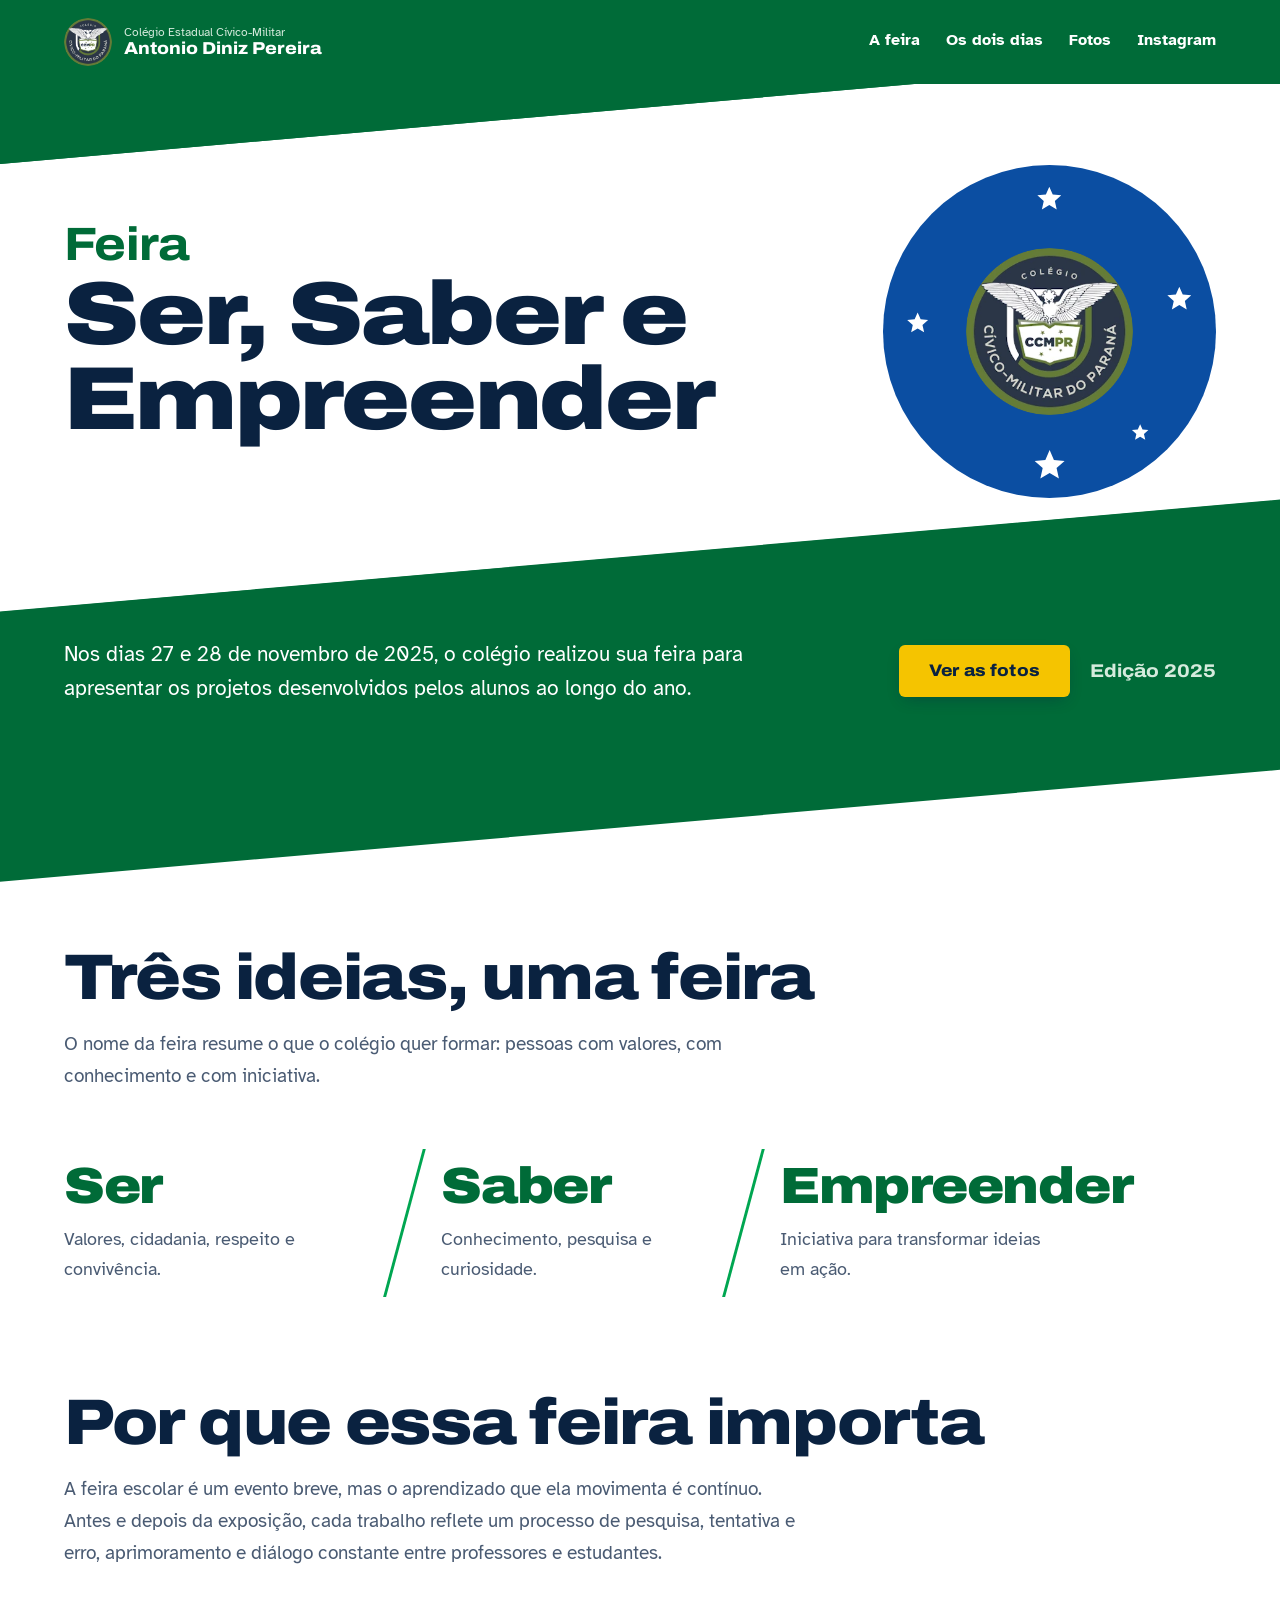
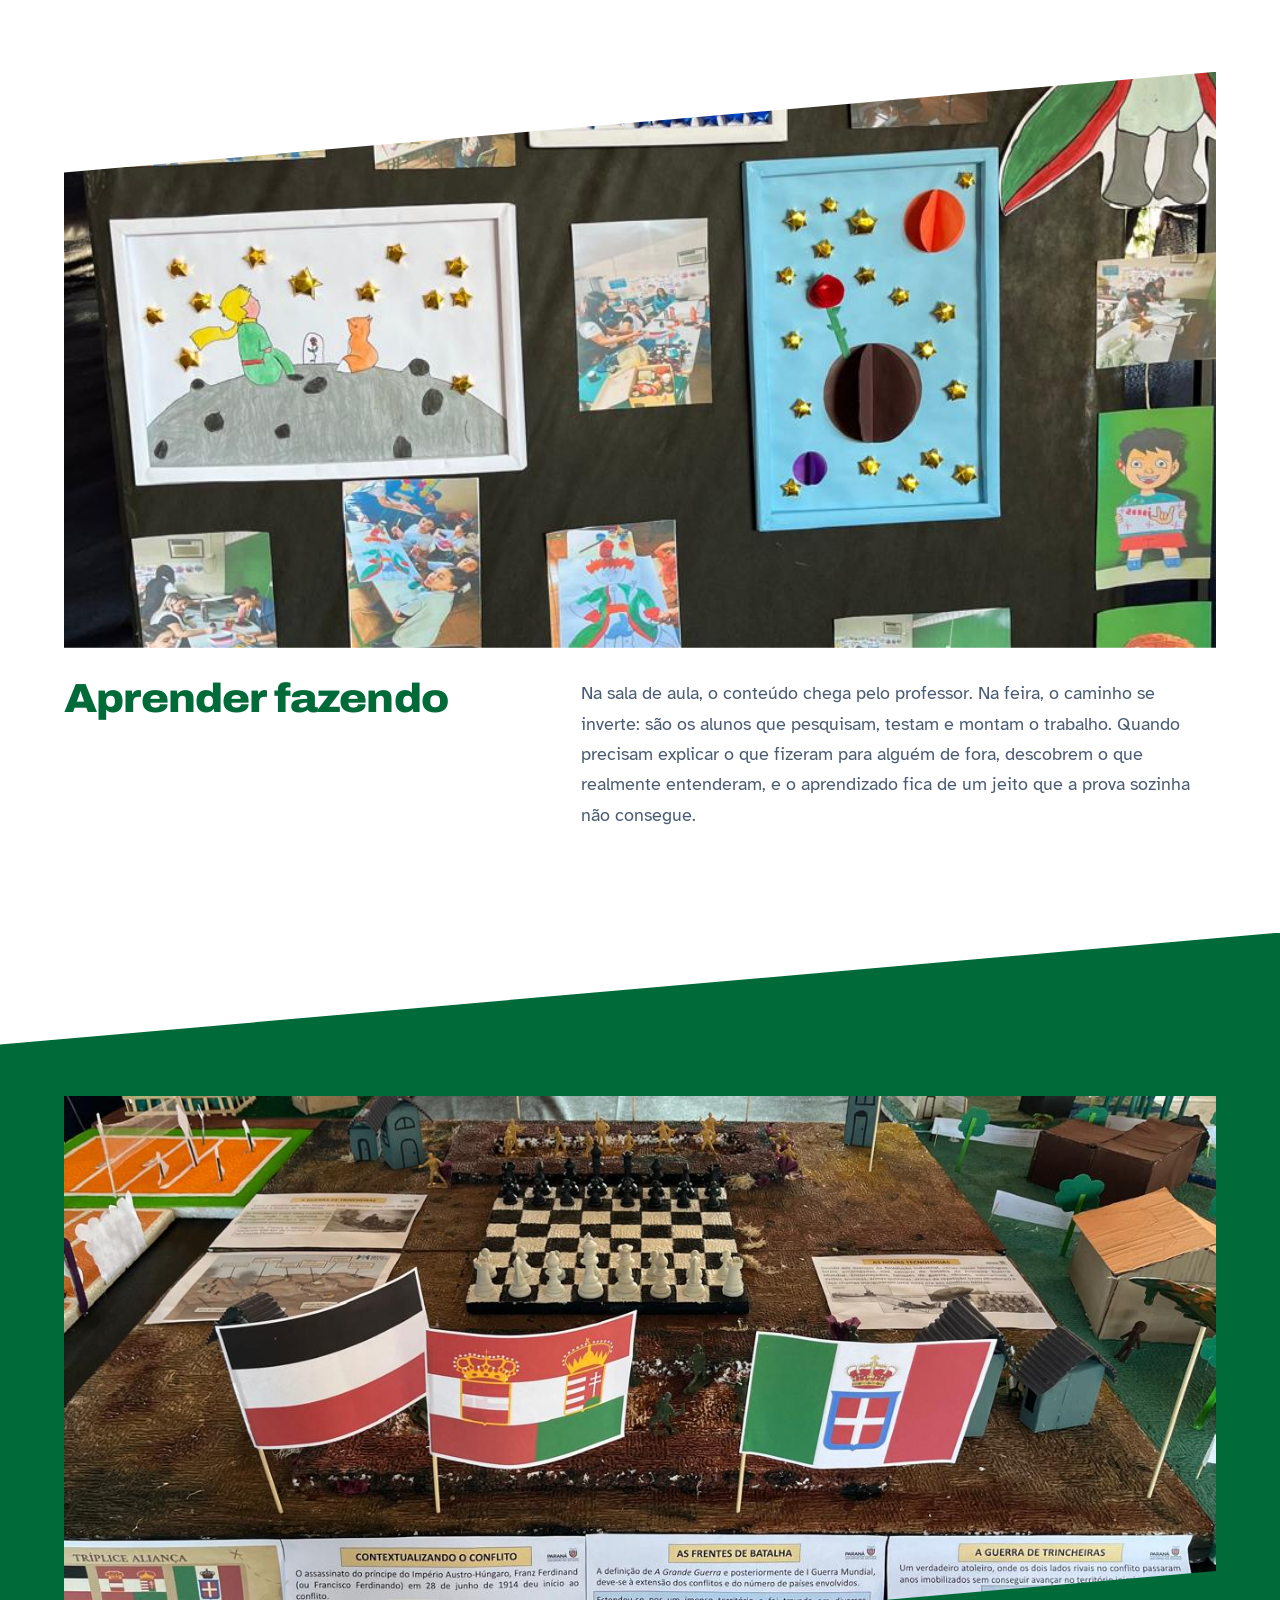
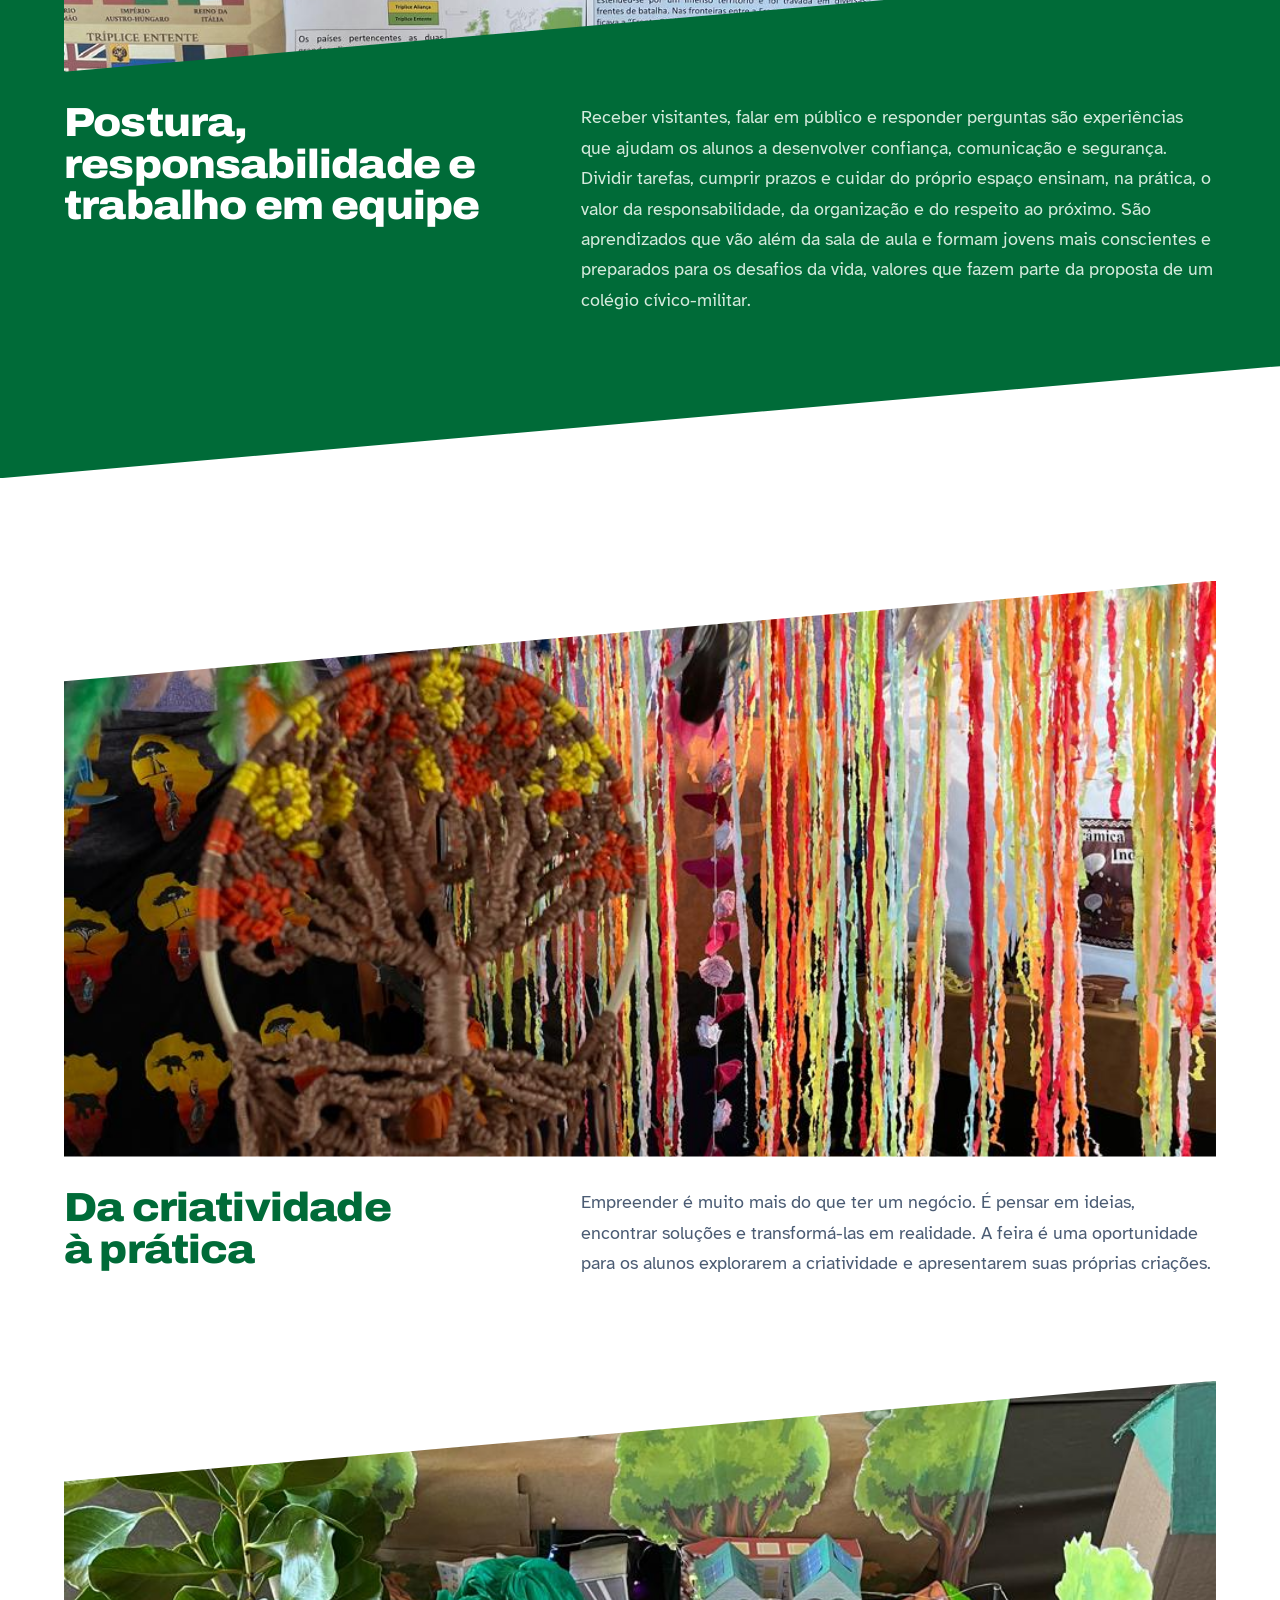
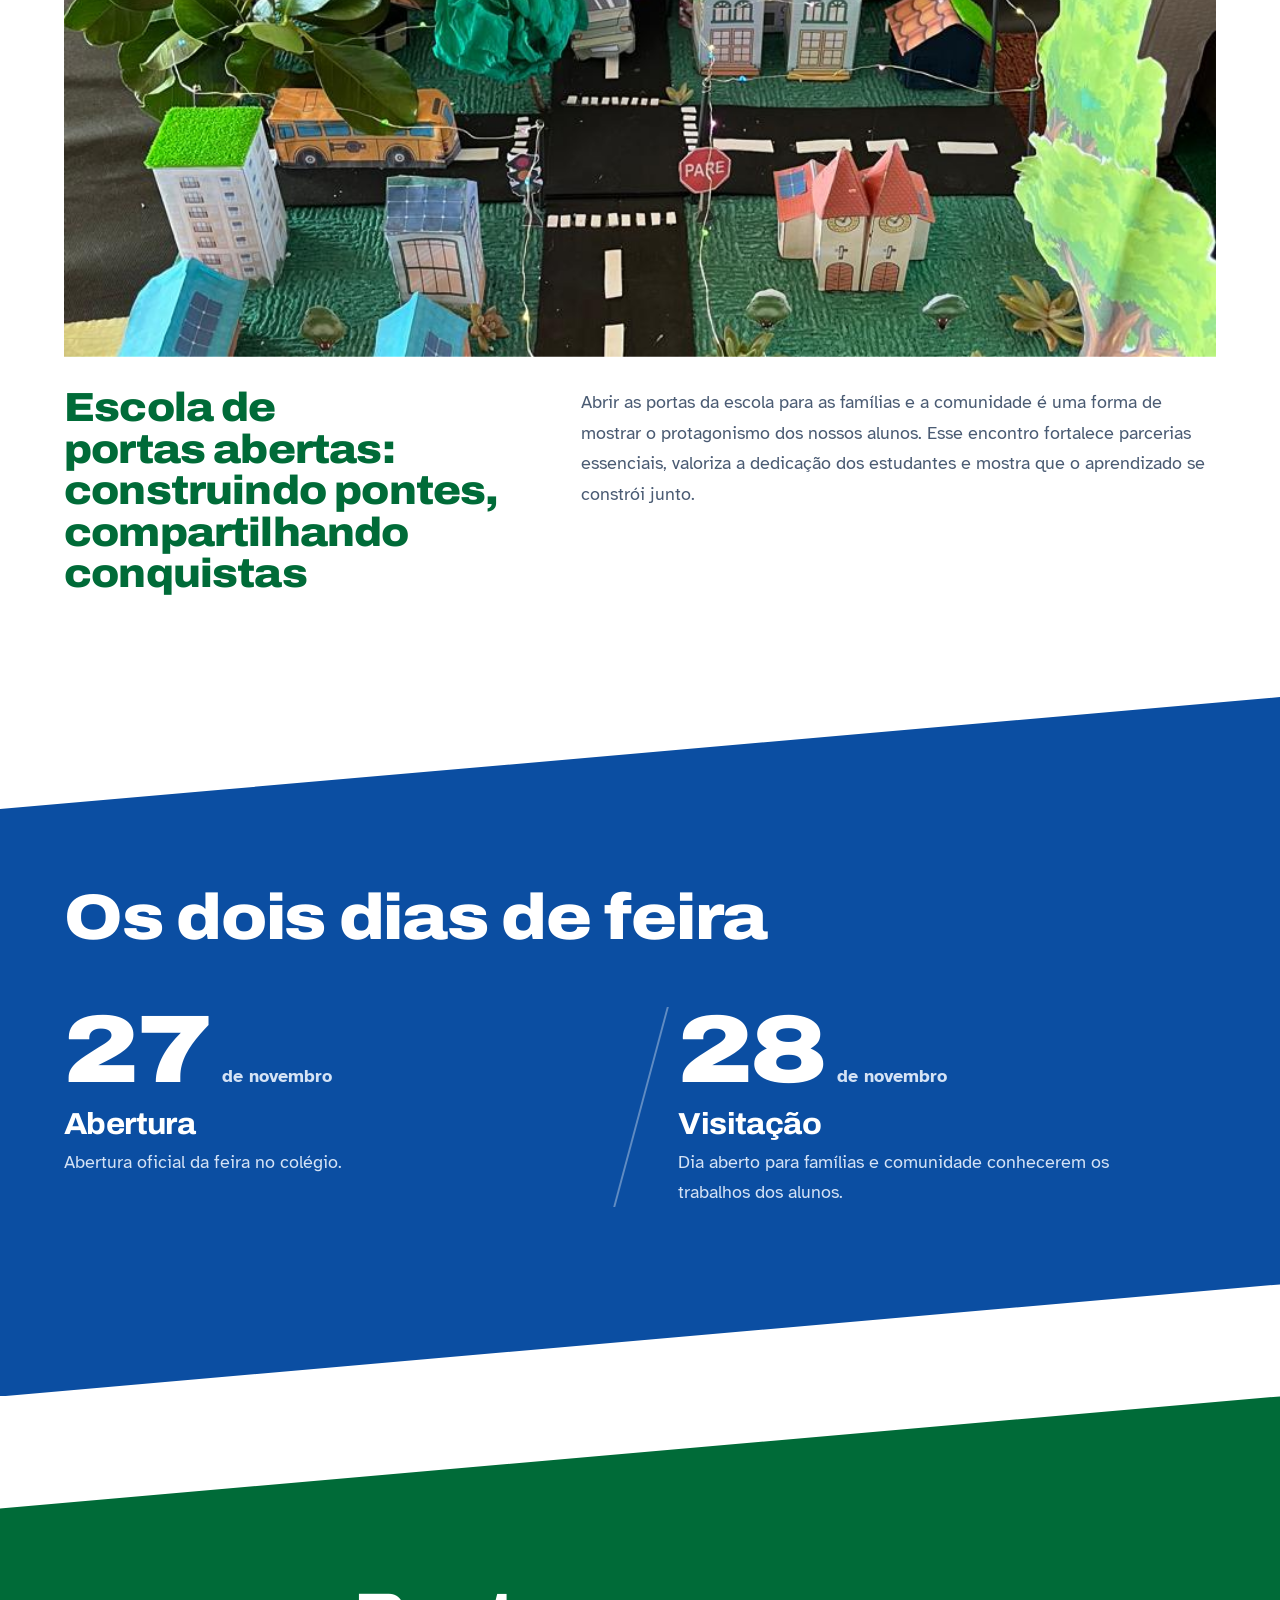
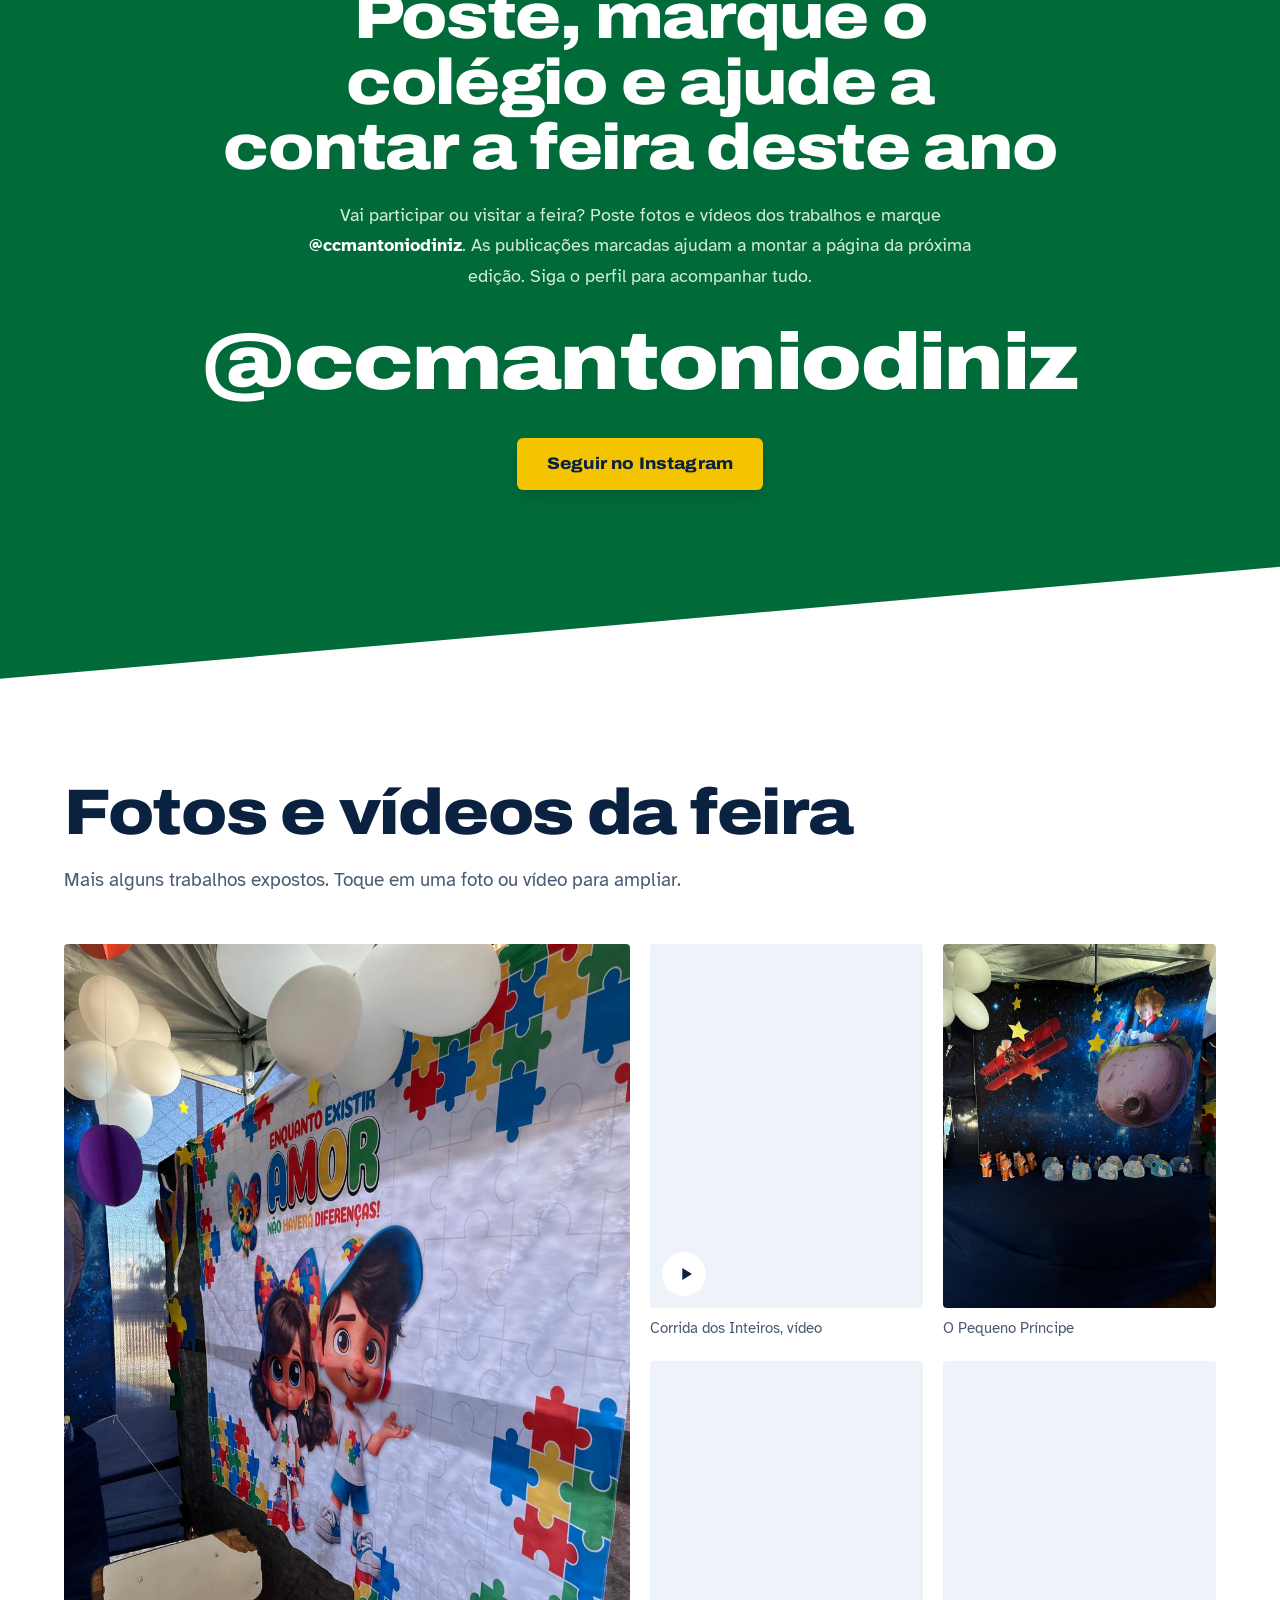
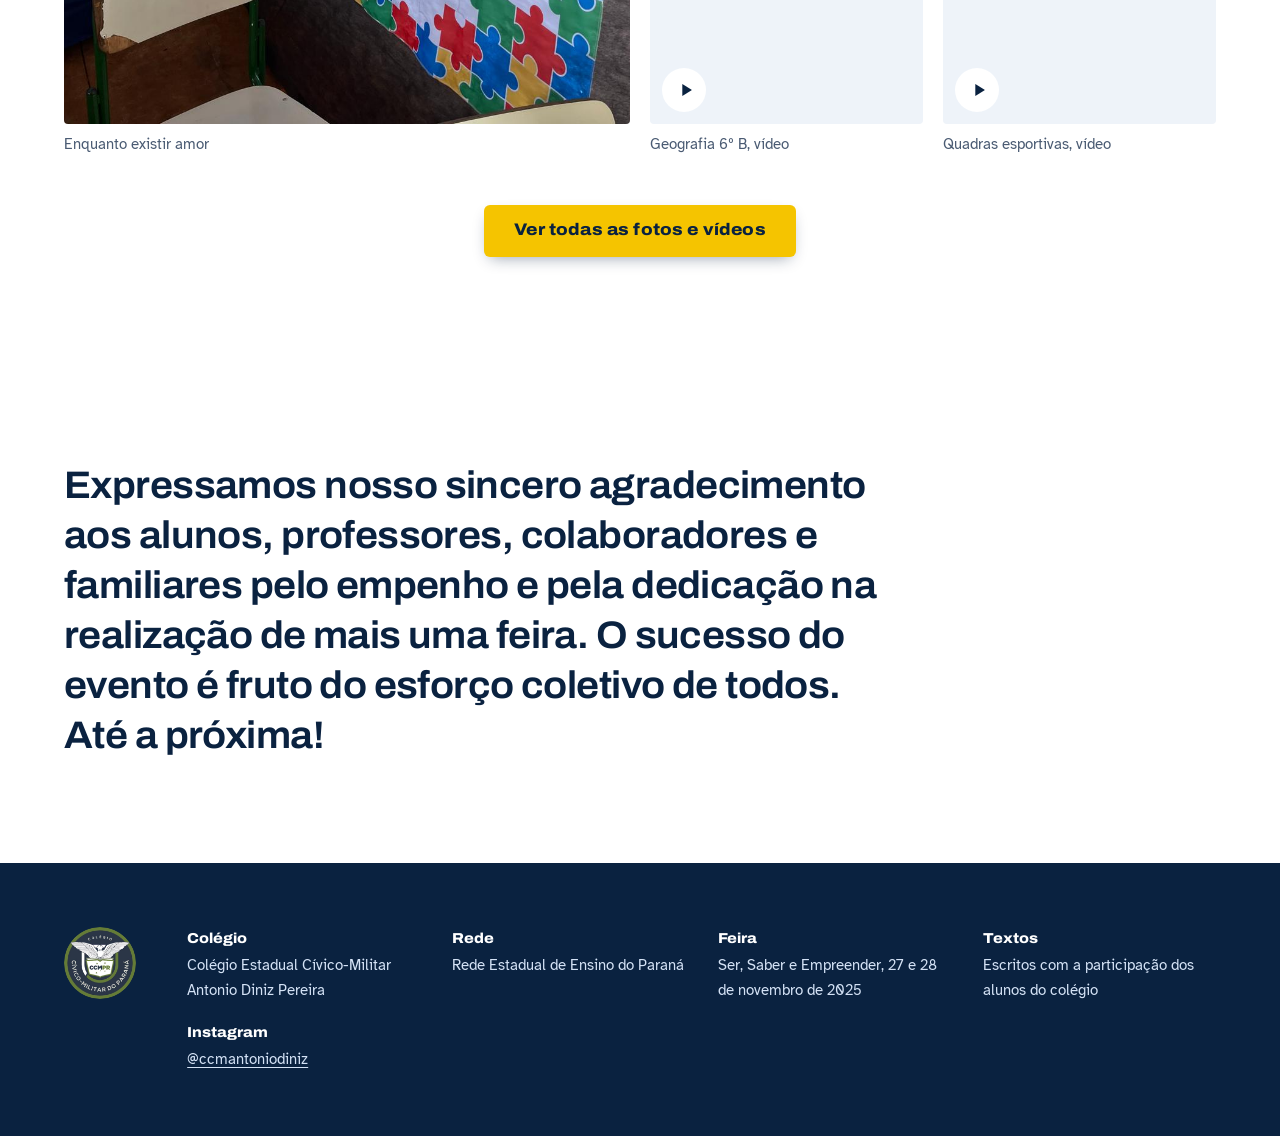
<file: index.html>
<!doctype html>
<html lang="pt-BR">
<head>
  <meta charset="utf-8">
  <meta name="viewport" content="width=device-width, initial-scale=1, viewport-fit=cover">
  <title>Feira Ser, Saber e Empreender 2025</title>
  <meta name="description" content="Como foi a Feira Ser, Saber e Empreender 2025 do Colégio Estadual Cívico-Militar Antonio Diniz Pereira, nos dias 27 e 28 de novembro: textos dos alunos, fotos e vídeos dos trabalhos.">
  <meta name="theme-color" content="#006B38">
  <link rel="preconnect" href="https://fonts.googleapis.com">
  <link rel="preconnect" href="https://fonts.gstatic.com" crossorigin>
  <link href="https://fonts.googleapis.com/css2?family=Archivo:wdth,wght@62..125,500..900&family=Atkinson+Hyperlegible:ital,wght@0,400;0,700;1,400&display=swap" rel="stylesheet">
  <link rel="icon" href="img/brasao.webp" type="image/webp">
  <link rel="stylesheet" href="style.css">
</head>
<body>

  <svg width="0" height="0" style="position:absolute" aria-hidden="true">
    <symbol id="estrela" viewBox="0 0 24 24"><path d="M12 1.5l3.1 7.1 7.7.7-5.8 5.1 1.7 7.6L12 18l-6.7 4 1.7-7.6L1.2 9.3l7.7-.7z"/></symbol>
    <symbol id="play" viewBox="0 0 24 24"><path d="M8 5.5v13l10.5-6.5z"/></symbol>
  </svg>

  <a class="pular" href="#conteudo">Pular para o conteúdo</a>

  <header class="topo">
    <a class="marca" href="#inicio">
      <img src="img/brasao.webp" alt="" width="48" height="48">
      <span><small>Colégio Estadual Cívico-Militar</small><strong>Antonio Diniz Pereira</strong></span>
    </a>
    <nav class="links" aria-label="Seções">
      <a href="#importancia">A feira</a>
      <a href="#dias">Os dois dias</a>
      <a href="#galeria">Fotos</a>
      <a href="https://www.instagram.com/ccmantoniodiniz/" target="_blank" rel="noopener">Instagram</a>
    </nav>
  </header>

  <main id="inicio">

    <!-- Bandeira: campo verde, faixa branca diagonal e esfera azul -->
    <section class="bandeira" aria-labelledby="titulo">
      <div class="faixa">
        <div class="faixa-texto">
          <h1 id="titulo">
            <span class="titulo-feira">Feira</span>
            <span class="titulo-nome">Ser, Saber e Empreender</span>
          </h1>
        </div>
      </div>

      <div class="esfera" aria-hidden="true">
        <img src="img/brasao.webp" alt="" width="270" height="270">
        <svg viewBox="0 0 24 24" class="estrela e1"><use href="#estrela"/></svg>
        <svg viewBox="0 0 24 24" class="estrela e2"><use href="#estrela"/></svg>
        <svg viewBox="0 0 24 24" class="estrela e3"><use href="#estrela"/></svg>
        <svg viewBox="0 0 24 24" class="estrela e4"><use href="#estrela"/></svg>
        <svg viewBox="0 0 24 24" class="estrela e5"><use href="#estrela"/></svg>
      </div>

      <div class="bandeira-rodape" id="conteudo">
        <p class="lead">Nos dias 27 e 28 de novembro de 2025, o colégio realizou sua feira para apresentar os projetos desenvolvidos pelos alunos ao longo do ano.</p>
        <div class="acoes">
          <a class="botao" href="#galeria">Ver as fotos</a>
          <p class="edicao">Edição 2025</p>
        </div>
      </div>
    </section>

    <!-- Tema -->
    <section class="tema" aria-labelledby="tema-titulo">
      <h2 id="tema-titulo">Três ideias, uma feira</h2>
      <p class="intro">O nome da feira resume o que o colégio quer formar: pessoas com valores, com conhecimento e com iniciativa.</p>
      <dl class="ideias">
        <div><dt>Ser</dt><dd>Valores, cidadania, respeito e convivência.</dd></div>
        <div><dt>Saber</dt><dd>Conhecimento, pesquisa e curiosidade.</dd></div>
        <div><dt>Empreender</dt><dd>Iniciativa para transformar ideias em ação.</dd></div>
      </dl>
    </section>

    <!-- Textos escritos com os alunos -->
    <section class="importancia" id="importancia" aria-labelledby="imp-titulo">
      <h2 id="imp-titulo">Por que essa feira importa</h2>
      <p class="intro">A feira escolar é um evento breve, mas o aprendizado que ela movimenta é contínuo. Antes e depois da exposição, cada trabalho reflete um processo de pesquisa, tentativa e erro, aprimoramento e diálogo constante entre professores e estudantes.</p>

      <article class="relato">
        <figure class="placa"><img src="fotos/painel-fotos-alunos.jpg" alt="Painel com desenhos de O Pequeno Príncipe e fotos dos alunos fazendo os trabalhos em sala" width="960" height="1280" loading="lazy"></figure>
        <h3>Aprender fazendo</h3>
        <p>Na sala de aula, o conteúdo chega pelo professor. Na feira, o caminho se inverte: são os alunos que pesquisam, testam e montam o trabalho. Quando precisam explicar o que fizeram para alguém de fora, descobrem o que realmente entenderam, e o aprendizado fica de um jeito que a prova sozinha não consegue.</p>
      </article>

      <article class="relato relato-campo">
        <figure class="placa"><img src="fotos/maquete-historia.jpg" alt="Maquete histórica com tabuleiro de xadrez, bandeiras de países e cartazes explicativos" width="1280" height="960" loading="lazy"></figure>
        <h3>Postura, responsabilidade e trabalho em equipe</h3>
        <p>Receber visitantes, falar em público e responder perguntas são experiências que ajudam os alunos a desenvolver confiança, comunicação e segurança. Dividir tarefas, cumprir prazos e cuidar do próprio espaço ensinam, na prática, o valor da responsabilidade, da organização e do respeito ao próximo. São aprendizados que vão além da sala de aula e formam jovens mais conscientes e preparados para os desafios da vida, valores que fazem parte da proposta de um colégio cívico-militar.</p>
      </article>

      <article class="relato">
        <figure class="placa"><img src="fotos/filtros-dos-sonhos.jpg" alt="Filtros dos sonhos e árvore de macramê feitos pelos alunos" width="960" height="1280" loading="lazy"></figure>
        <h3>Da criatividade à prática</h3>
        <p>Empreender é muito mais do que ter um negócio. É pensar em ideias, encontrar soluções e transformá-las em realidade. A feira é uma oportunidade para os alunos explorarem a criatividade e apresentarem suas próprias criações.</p>
      </article>

      <article class="relato">
        <figure class="placa"><img src="fotos/cidade-sustentavel.jpg" alt="Maquete de cidade sustentável do Sudeste Asiático, com prédios, rua, árvores e lago" width="960" height="1280" loading="lazy"></figure>
        <h3>Escola de portas abertas: construindo pontes, compartilhando conquistas</h3>
        <p>Abrir as portas da escola para as famílias e a comunidade é uma forma de mostrar o protagonismo dos nossos alunos. Esse encontro fortalece parcerias essenciais, valoriza a dedicação dos estudantes e mostra que o aprendizado se constrói junto.</p>
      </article>
    </section>

    <!-- Os dois dias -->
    <section class="dias" id="dias" aria-labelledby="dias-titulo">
      <h2 id="dias-titulo">Os dois dias de feira</h2>
      <ol class="dias-lista">
        <li>
          <time datetime="2025-11-27"><span class="dia-num">27</span><span class="dia-mes">de novembro</span></time>
          <h3>Abertura</h3>
          <p>Abertura oficial da feira no colégio.</p>
        </li>
        <li>
          <time datetime="2025-11-28"><span class="dia-num">28</span><span class="dia-mes">de novembro</span></time>
          <h3>Visitação</h3>
          <p>Dia aberto para famílias e comunidade conhecerem os trabalhos dos alunos.</p>
        </li>
      </ol>
    </section>

    <!-- Instagram, no meio da página: convite para postar e marcar -->
    <section class="instagram" id="instagram" aria-labelledby="ig-titulo">
      <h2 id="ig-titulo">Poste, marque o colégio e ajude a contar a feira deste ano</h2>
      <p>Vai participar ou visitar a feira? Poste fotos e vídeos dos trabalhos e marque <strong>@ccmantoniodiniz</strong>. As publicações marcadas ajudam a montar a página da próxima edição. Siga o perfil para acompanhar tudo.</p>
      <a class="ig-perfil" href="https://www.instagram.com/ccmantoniodiniz/" target="_blank" rel="noopener">@ccmantoniodiniz</a>
      <a class="botao" href="https://www.instagram.com/ccmantoniodiniz/" target="_blank" rel="noopener">Seguir no Instagram</a>
    </section>

    <!-- Galeria única de fotos e vídeos -->
    <section class="galeria" id="galeria" aria-labelledby="gal-titulo">
      <h2 id="gal-titulo">Fotos e vídeos da feira</h2>
      <p class="intro">Mais alguns trabalhos expostos. Toque em uma foto ou vídeo para ampliar.</p>

      <!-- Para adicionar: salve o arquivo em "fotos/" e copie um <li> mudando o nome -->
      <ul class="midias">
        <li class="destaque"><button type="button"><img src="fotos/painel-amor.jpg" alt="Painel Enquanto existir amor, não haverá diferenças, com peças de quebra-cabeça" width="960" height="1280" loading="lazy"></button><span class="legenda">Enquanto existir amor</span></li>
        <li><button type="button"><video src="fotos/video-corrida-dos-inteiros.mp4#t=0.5" muted loop playsinline preload="metadata" aria-label="Vídeo do jogo Corrida dos Inteiros, montado no chão"></video><svg class="icone-play" viewBox="0 0 24 24" aria-hidden="true"><use href="#play"/></svg></button><span class="legenda">Corrida dos Inteiros, vídeo</span></li>
        <li><button type="button"><img src="fotos/pequeno-principe.jpg" alt="Painel inspirado em O Pequeno Príncipe, com avião e estrelas" width="960" height="1280" loading="lazy"></button><span class="legenda">O Pequeno Príncipe</span></li>
        <li><button type="button"><video src="fotos/video-geografia-6b.mp4#t=0.5" muted loop playsinline preload="metadata" aria-label="Vídeo da maquete do trabalho de Geografia do 6º ano B"></video><svg class="icone-play" viewBox="0 0 24 24" aria-hidden="true"><use href="#play"/></svg></button><span class="legenda">Geografia 6º B, vídeo</span></li>
        <li><button type="button"><video src="fotos/video-quadras.mp4#t=0.5" muted loop playsinline preload="metadata" aria-label="Vídeo das maquetes de quadras esportivas"></video><svg class="icone-play" viewBox="0 0 24 24" aria-hidden="true"><use href="#play"/></svg></button><span class="legenda">Quadras esportivas, vídeo</span></li>
      </ul>
      <div class="ver-mais">
        <a class="botao" href="galeria.html">Ver todas as fotos e vídeos</a>
      </div>
    </section>

    <!-- Agradecimento -->
    <section class="obrigado" aria-label="Agradecimento">
      <p>Expressamos nosso sincero agradecimento aos alunos, professores, colaboradores e familiares pelo empenho e pela dedicação na realização de mais uma feira. O sucesso do evento é fruto do esforço coletivo de todos. Até a próxima!</p>
    </section>

  </main>

  <footer class="rodape">
    <img src="img/brasao.webp" alt="Brasão dos Colégios Cívico-Militares do Paraná" width="72" height="72">
    <dl>
      <div><dt>Colégio</dt><dd>Colégio Estadual Cívico-Militar Antonio Diniz Pereira</dd></div>
      <div><dt>Rede</dt><dd>Rede Estadual de Ensino do Paraná</dd></div>
      <div><dt>Feira</dt><dd>Ser, Saber e Empreender, 27 e 28 de novembro de 2025</dd></div>
      <div><dt>Textos</dt><dd>Escritos com a participação dos alunos do colégio</dd></div>
      <div><dt>Instagram</dt><dd><a href="https://www.instagram.com/ccmantoniodiniz/" target="_blank" rel="noopener">@ccmantoniodiniz</a></dd></div>
    </dl>
  </footer>

  <dialog class="ampliar" id="ampliar" aria-label="Foto ou vídeo ampliado">
    <figure><div class="amp-midia"></div><figcaption></figcaption></figure>
    <button type="button" class="amp-botao amp-fechar" aria-label="Fechar"><svg viewBox="0 0 24 24"><path d="M6 6l12 12M18 6L6 18"/></svg></button>
    <button type="button" class="amp-botao amp-ant" aria-label="Anterior"><svg viewBox="0 0 24 24"><path d="M15 5l-7 7 7 7"/></svg></button>
    <button type="button" class="amp-botao amp-prox" aria-label="Próximo"><svg viewBox="0 0 24 24"><path d="M9 5l7 7-7 7"/></svg></button>
  </dialog>

  <script src="script.js"></script>
</body>
</html>
</file>
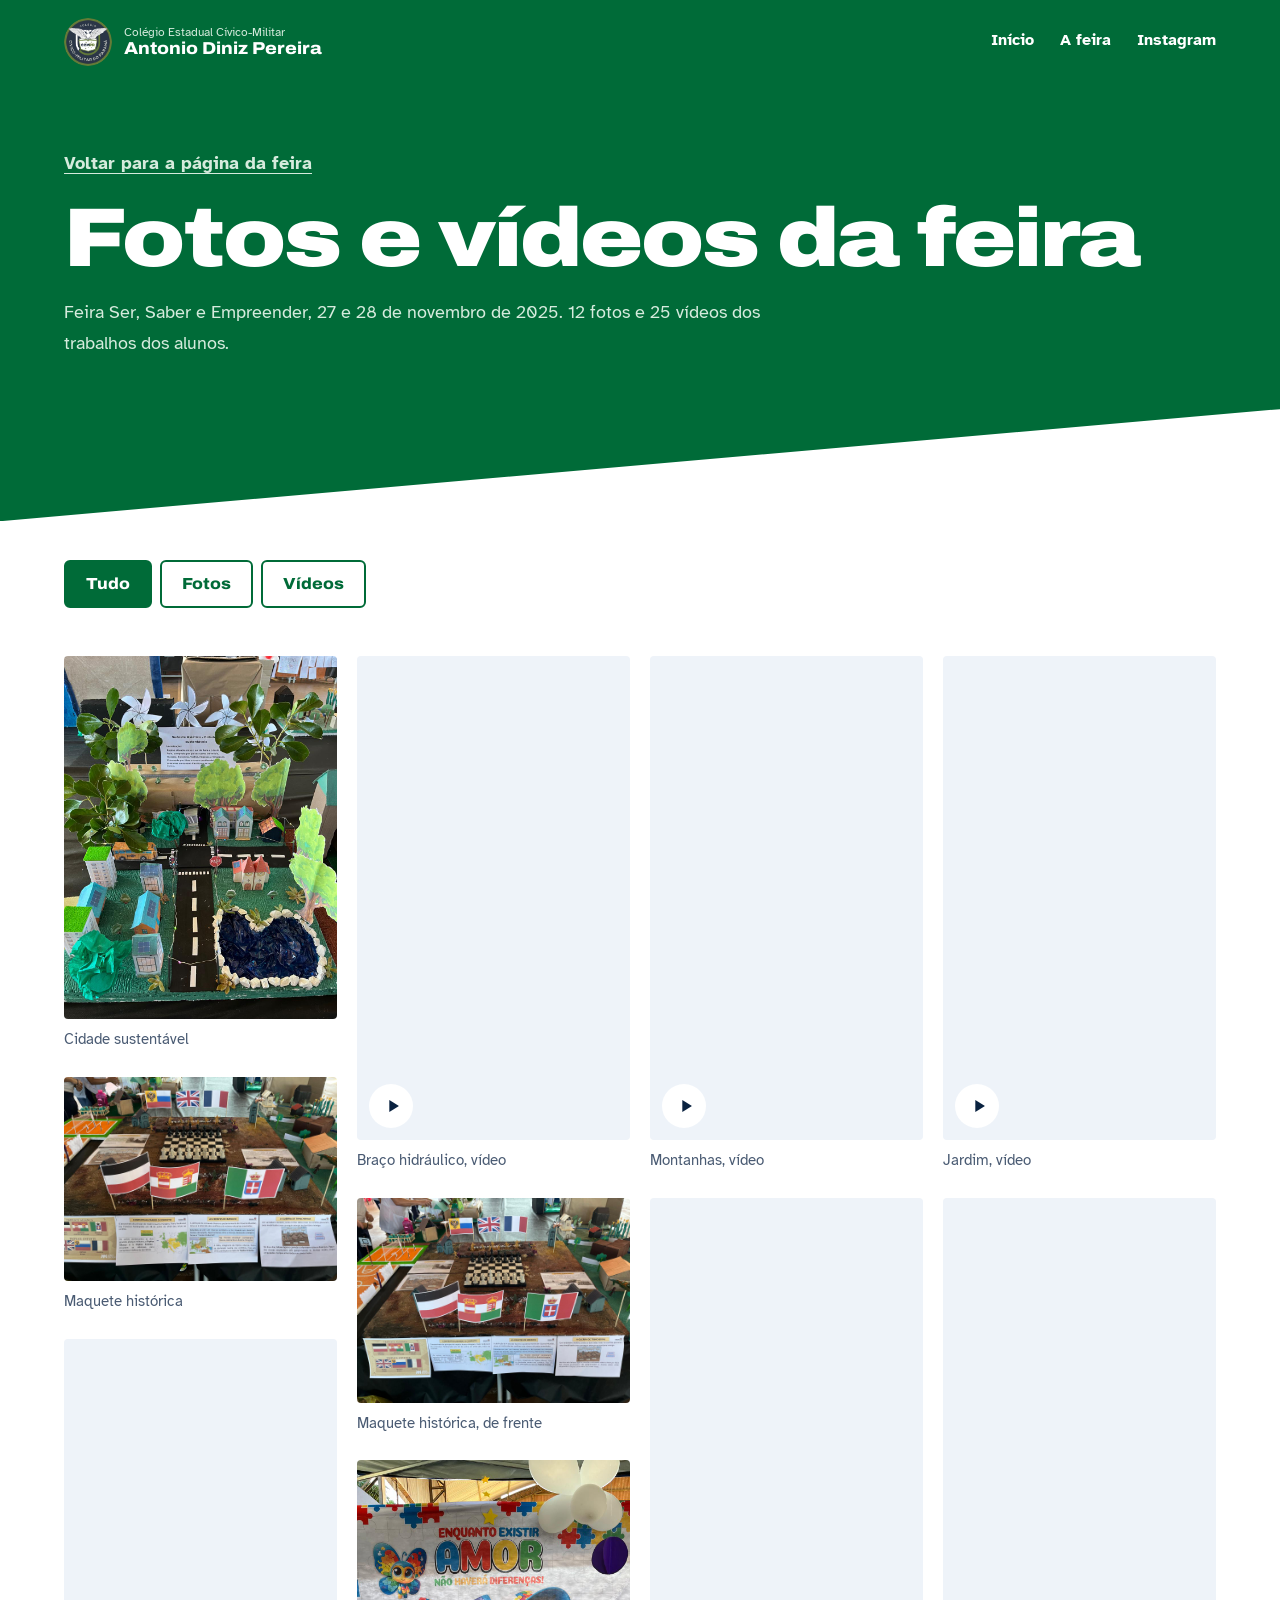
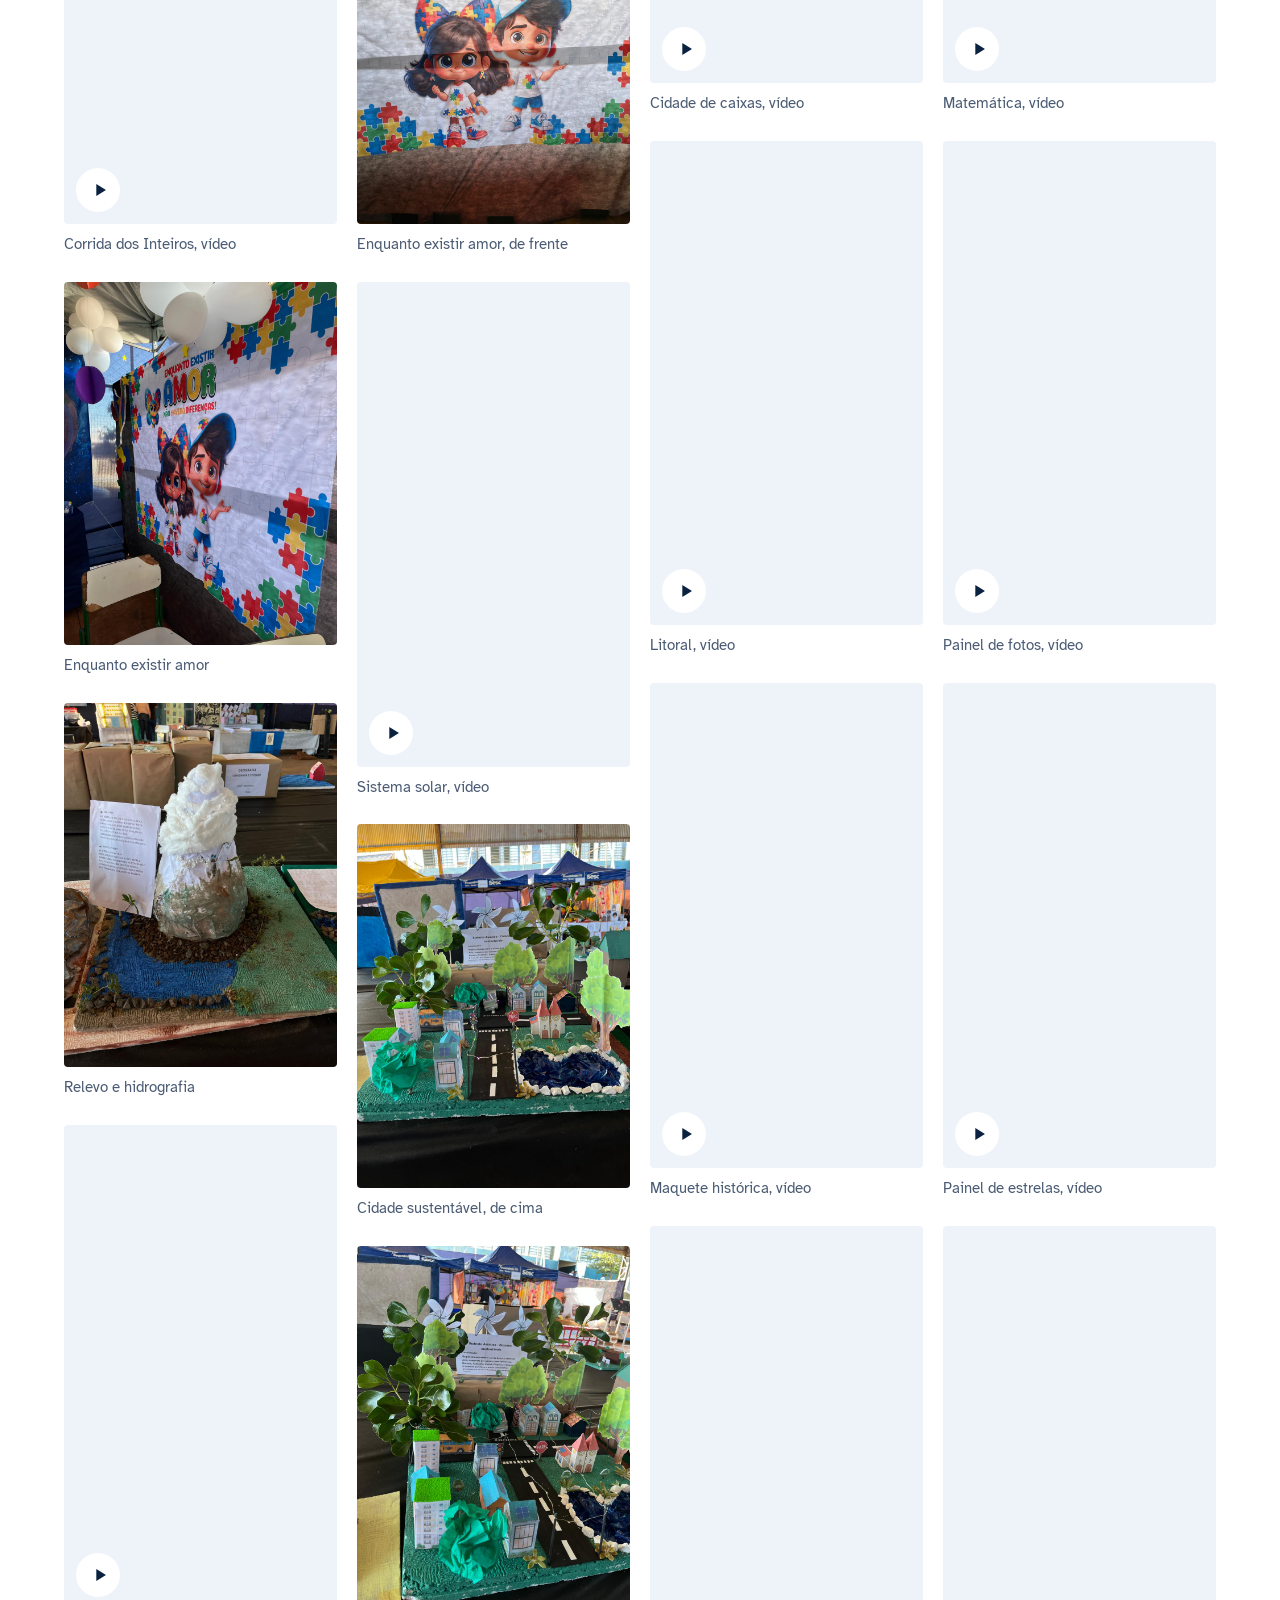
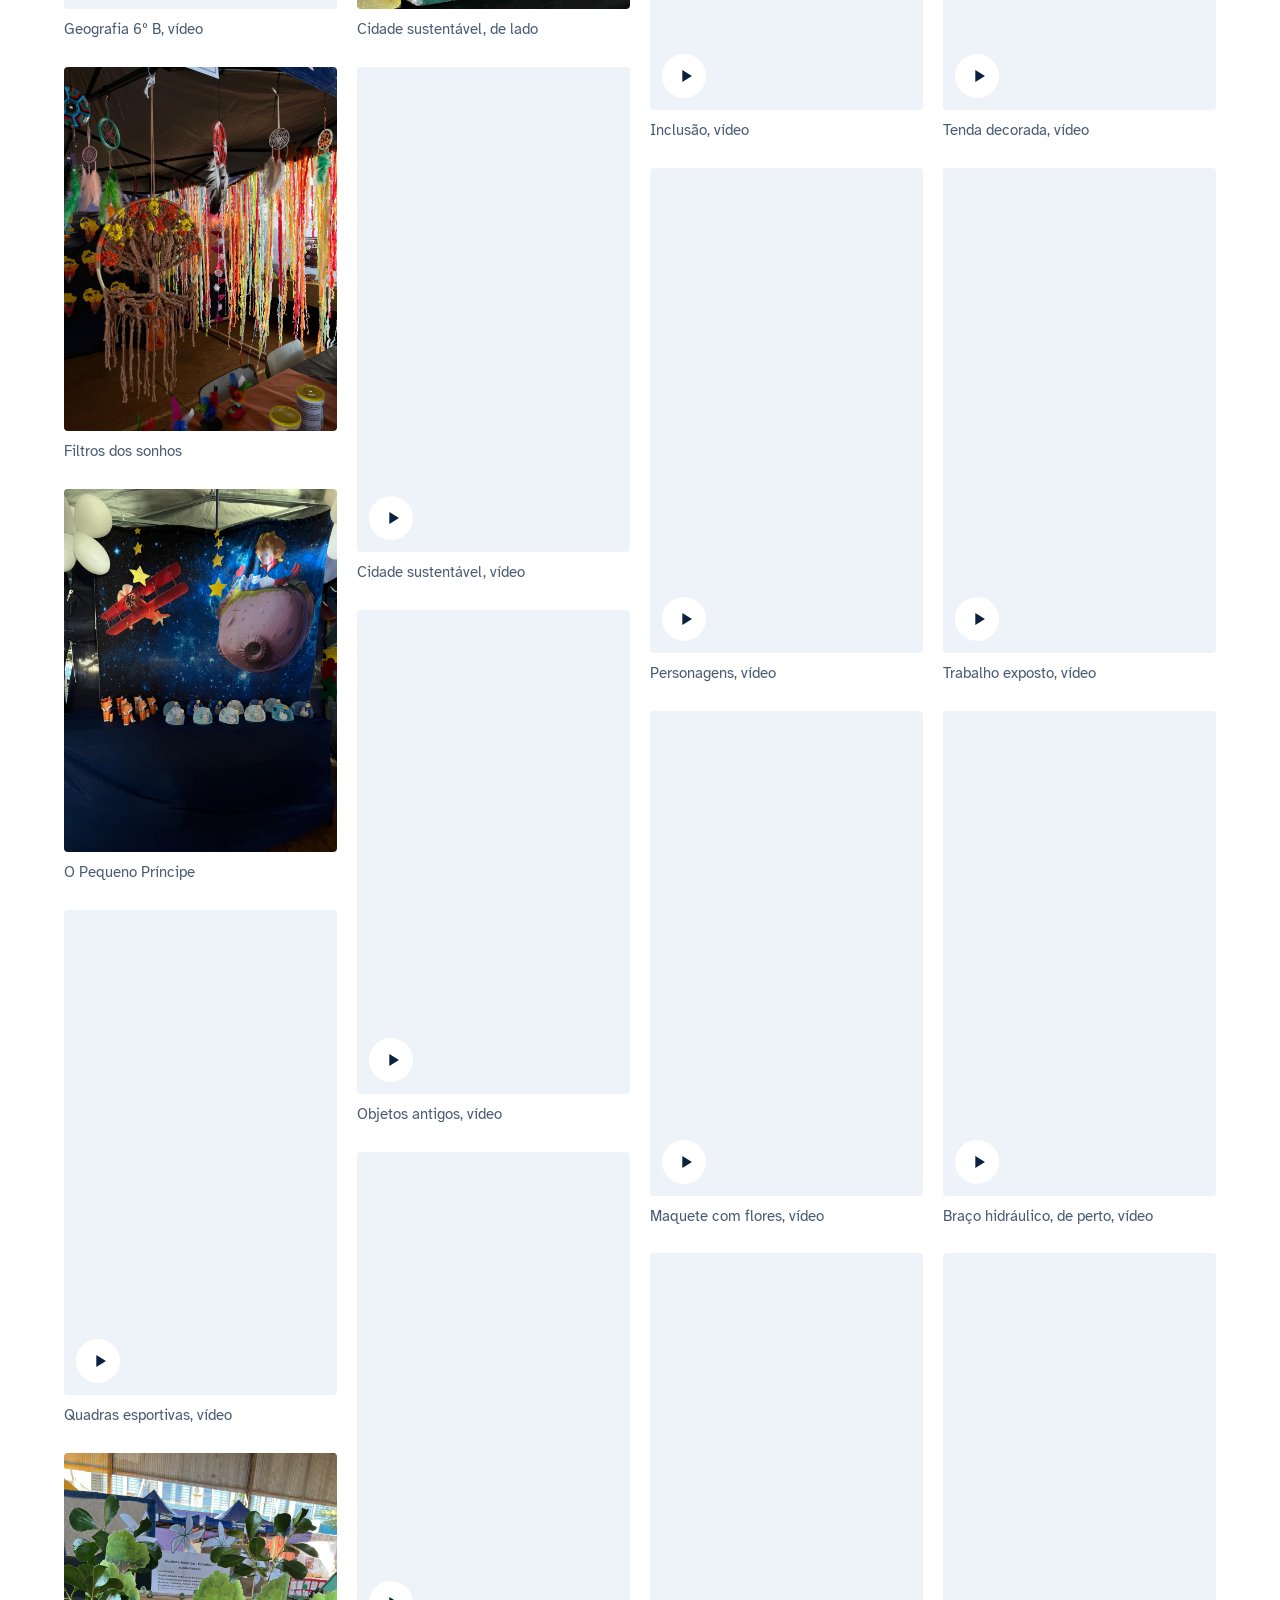
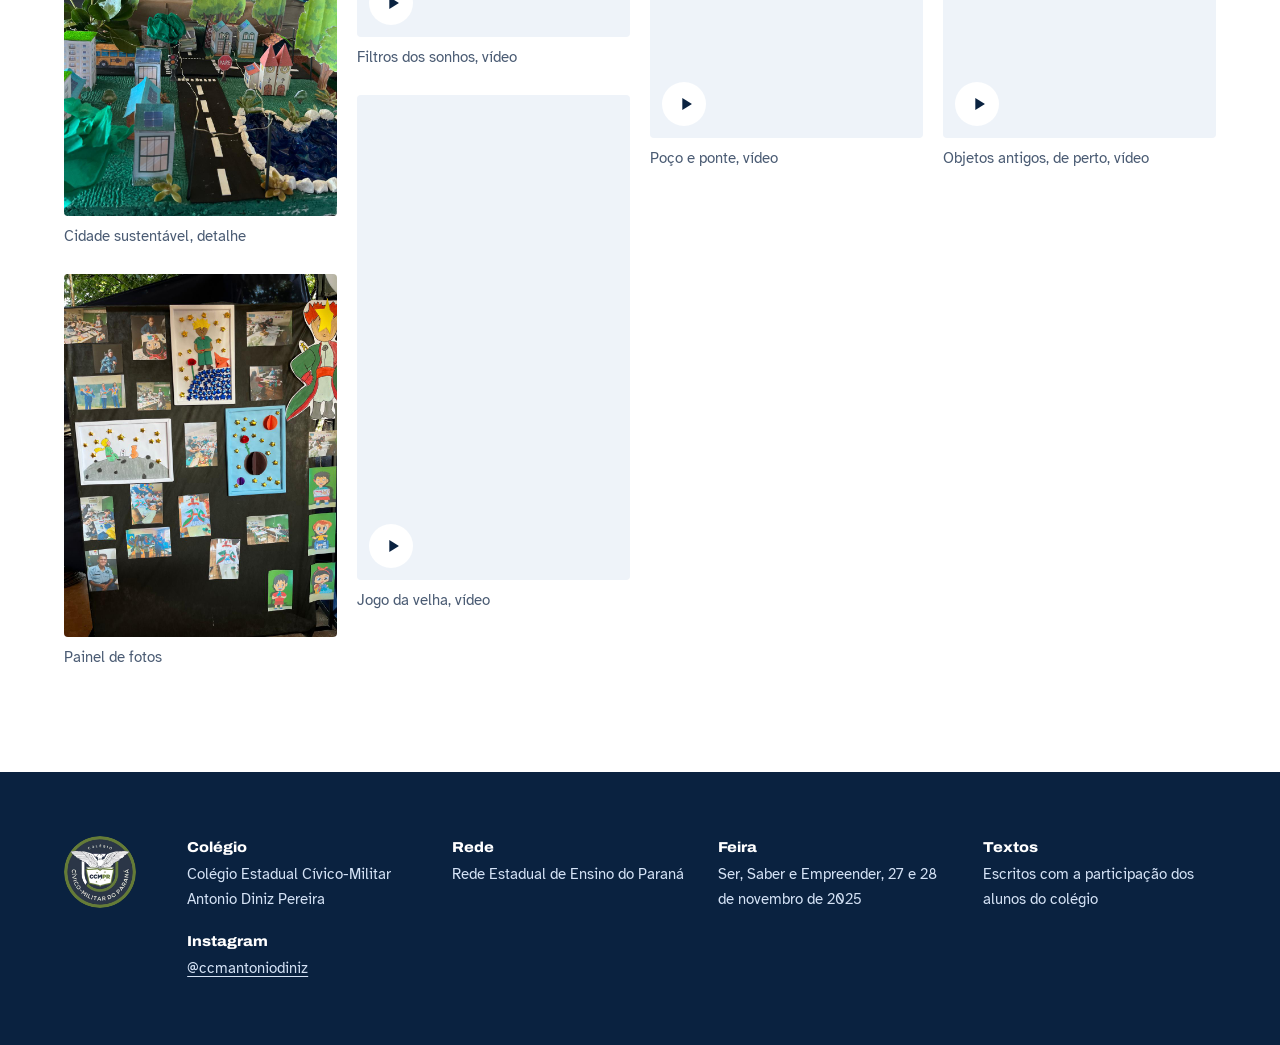
<file: galeria.html>
<!doctype html>
<html lang="pt-BR">
<head>
  <meta charset="utf-8">
  <meta name="viewport" content="width=device-width, initial-scale=1, viewport-fit=cover">
  <title>Fotos e vídeos da Feira 2025</title>
  <meta name="description" content="Todas as fotos e vídeos da Feira Ser, Saber e Empreender 2025 do Colégio Estadual Cívico-Militar Antonio Diniz Pereira.">
  <meta name="theme-color" content="#006B38">
  <link rel="preconnect" href="https://fonts.googleapis.com">
  <link rel="preconnect" href="https://fonts.gstatic.com" crossorigin>
  <link href="https://fonts.googleapis.com/css2?family=Archivo:wdth,wght@62..125,500..900&family=Atkinson+Hyperlegible:ital,wght@0,400;0,700;1,400&display=swap" rel="stylesheet">
  <link rel="icon" href="img/brasao.webp" type="image/webp">
  <link rel="stylesheet" href="style.css">
</head>
<body>

  <svg width="0" height="0" style="position:absolute" aria-hidden="true">
    <symbol id="estrela" viewBox="0 0 24 24"><path d="M12 1.5l3.1 7.1 7.7.7-5.8 5.1 1.7 7.6L12 18l-6.7 4 1.7-7.6L1.2 9.3l7.7-.7z"/></symbol>
    <symbol id="play" viewBox="0 0 24 24"><path d="M8 5.5v13l10.5-6.5z"/></symbol>
  </svg>

  <a class="pular" href="#conteudo">Pular para o conteúdo</a>

  <header class="topo">
    <a class="marca" href="index.html">
      <img src="img/brasao.webp" alt="" width="48" height="48">
      <span><small>Colégio Estadual Cívico-Militar</small><strong>Antonio Diniz Pereira</strong></span>
    </a>
    <nav class="links" aria-label="Seções">
      <a href="index.html">Início</a>
      <a href="index.html#importancia">A feira</a>
      <a href="https://www.instagram.com/ccmantoniodiniz/" target="_blank" rel="noopener">Instagram</a>
    </nav>
  </header>

  <main>
    <section class="acervo-topo" aria-labelledby="acervo-titulo">
      <a class="voltar" href="index.html#galeria">Voltar para a página da feira</a>
      <h1 id="acervo-titulo">Fotos e vídeos da feira</h1>
      <p>Feira Ser, Saber e Empreender, 27 e 28 de novembro de 2025. 12 fotos e 25 vídeos dos trabalhos dos alunos.</p>
    </section>

    <section class="galeria acervo" id="conteudo" aria-label="Todas as fotos e vídeos">
      <div class="filtro" role="group" aria-label="Mostrar">
        <button type="button" data-filtro="tudo" aria-pressed="true">Tudo</button>
        <button type="button" data-filtro="foto" aria-pressed="false">Fotos</button>
        <button type="button" data-filtro="video" aria-pressed="false">Vídeos</button>
      </div>
      <!-- Para adicionar: salve o arquivo em "fotos/" e copie um <li> mudando o nome -->
      <ul class="midias mosaico">
        <li data-tipo="foto"><button type="button"><img src="fotos/cidade-sustentavel.jpg" alt="Maquete de cidade sustentável do Sudeste Asiático" width="960" height="1280" loading="lazy"></button><span class="legenda">Cidade sustentável</span></li>
        <li data-tipo="foto"><button type="button"><img src="fotos/maquete-historia.jpg" alt="Maquete histórica com tabuleiro de xadrez e bandeiras de países" width="1280" height="960" loading="lazy"></button><span class="legenda">Maquete histórica</span></li>
        <li data-tipo="video"><button type="button"><video data-src="fotos/video-corrida-dos-inteiros.mp4#t=0.5" muted loop playsinline preload="none" aria-label="Vídeo: Jogo Corrida dos Inteiros, montado no chão"></video><svg class="icone-play" viewBox="0 0 24 24" aria-hidden="true"><use href="#play"/></svg></button><span class="legenda">Corrida dos Inteiros, vídeo</span></li>
        <li data-tipo="foto"><button type="button"><img src="fotos/painel-amor.jpg" alt="Painel Enquanto existir amor, não haverá diferenças" width="960" height="1280" loading="lazy"></button><span class="legenda">Enquanto existir amor</span></li>
        <li data-tipo="foto"><button type="button"><img src="fotos/maquete-montanha.jpg" alt="Maquete de relevo com montanha, rio e vegetação" width="960" height="1280" loading="lazy"></button><span class="legenda">Relevo e hidrografia</span></li>
        <li data-tipo="video"><button type="button"><video data-src="fotos/video-geografia-6b.mp4#t=0.5" muted loop playsinline preload="none" aria-label="Vídeo: Maquete do trabalho de Geografia do 6º ano B"></video><svg class="icone-play" viewBox="0 0 24 24" aria-hidden="true"><use href="#play"/></svg></button><span class="legenda">Geografia 6º B, vídeo</span></li>
        <li data-tipo="foto"><button type="button"><img src="fotos/filtros-dos-sonhos.jpg" alt="Filtros dos sonhos e árvore de macramê" width="960" height="1280" loading="lazy"></button><span class="legenda">Filtros dos sonhos</span></li>
        <li data-tipo="foto"><button type="button"><img src="fotos/pequeno-principe.jpg" alt="Painel inspirado em O Pequeno Príncipe, com avião e estrelas" width="960" height="1280" loading="lazy"></button><span class="legenda">O Pequeno Príncipe</span></li>
        <li data-tipo="video"><button type="button"><video data-src="fotos/video-quadras.mp4#t=0.5" muted loop playsinline preload="none" aria-label="Vídeo: Maquetes de quadras esportivas"></video><svg class="icone-play" viewBox="0 0 24 24" aria-hidden="true"><use href="#play"/></svg></button><span class="legenda">Quadras esportivas, vídeo</span></li>
        <li data-tipo="foto"><button type="button"><img src="fotos/cidade-sustentavel-2.jpg" alt="Detalhe da cidade sustentável com placas solares nos telhados" width="960" height="1280" loading="lazy"></button><span class="legenda">Cidade sustentável, detalhe</span></li>
        <li data-tipo="foto"><button type="button"><img src="fotos/painel-fotos-alunos.jpg" alt="Painel com fotos dos alunos e desenhos de O Pequeno Príncipe" width="960" height="1280" loading="lazy"></button><span class="legenda">Painel de fotos</span></li>
        <li data-tipo="video"><button type="button"><video data-src="fotos/video-hidraulica.mp4#t=0.5" muted loop playsinline preload="none" aria-label="Vídeo: Braço hidráulico feito com seringas"></video><svg class="icone-play" viewBox="0 0 24 24" aria-hidden="true"><use href="#play"/></svg></button><span class="legenda">Braço hidráulico, vídeo</span></li>
        <li data-tipo="foto"><button type="button"><img src="fotos/maquete-historia-2.jpg" alt="Maquete histórica vista de frente, com cartazes explicativos" width="1280" height="960" loading="lazy"></button><span class="legenda">Maquete histórica, de frente</span></li>
        <li data-tipo="foto"><button type="button"><img src="fotos/painel-amor-2.jpg" alt="Painel Enquanto existir amor visto de frente" width="960" height="1280" loading="lazy"></button><span class="legenda">Enquanto existir amor, de frente</span></li>
        <li data-tipo="video"><button type="button"><video data-src="fotos/video-sistema-solar.mp4#t=0.5" muted loop playsinline preload="none" aria-label="Vídeo: Sistema solar montado dentro de uma caixa"></video><svg class="icone-play" viewBox="0 0 24 24" aria-hidden="true"><use href="#play"/></svg></button><span class="legenda">Sistema solar, vídeo</span></li>
        <li data-tipo="foto"><button type="button"><img src="fotos/cidade-sustentavel-3.jpg" alt="Cidade sustentável vista de cima, com rua e lago" width="960" height="1280" loading="lazy"></button><span class="legenda">Cidade sustentável, de cima</span></li>
        <li data-tipo="foto"><button type="button"><img src="fotos/cidade-sustentavel-4.jpg" alt="Cidade sustentável vista de lado" width="960" height="1280" loading="lazy"></button><span class="legenda">Cidade sustentável, de lado</span></li>
        <li data-tipo="video"><button type="button"><video data-src="fotos/video-cidade-sustentavel.mp4#t=0.5" muted loop playsinline preload="none" aria-label="Vídeo: Maquete de cidade sustentável"></video><svg class="icone-play" viewBox="0 0 24 24" aria-hidden="true"><use href="#play"/></svg></button><span class="legenda">Cidade sustentável, vídeo</span></li>
        <li data-tipo="video"><button type="button"><video data-src="fotos/video-objetos-antigos.mp4#t=0.5" muted loop playsinline preload="none" aria-label="Vídeo: Mesa com objetos antigos"></video><svg class="icone-play" viewBox="0 0 24 24" aria-hidden="true"><use href="#play"/></svg></button><span class="legenda">Objetos antigos, vídeo</span></li>
        <li data-tipo="video"><button type="button"><video data-src="fotos/video-filtros-dos-sonhos.mp4#t=0.5" muted loop playsinline preload="none" aria-label="Vídeo: Filtros dos sonhos pendurados na tenda"></video><svg class="icone-play" viewBox="0 0 24 24" aria-hidden="true"><use href="#play"/></svg></button><span class="legenda">Filtros dos sonhos, vídeo</span></li>
        <li data-tipo="video"><button type="button"><video data-src="fotos/video-jogo-da-velha.mp4#t=0.5" muted loop playsinline preload="none" aria-label="Vídeo: Jogo da velha gigante"></video><svg class="icone-play" viewBox="0 0 24 24" aria-hidden="true"><use href="#play"/></svg></button><span class="legenda">Jogo da velha, vídeo</span></li>
        <li data-tipo="video"><button type="button"><video data-src="fotos/video-montanhas.mp4#t=0.5" muted loop playsinline preload="none" aria-label="Vídeo: Maquete de montanhas"></video><svg class="icone-play" viewBox="0 0 24 24" aria-hidden="true"><use href="#play"/></svg></button><span class="legenda">Montanhas, vídeo</span></li>
        <li data-tipo="video"><button type="button"><video data-src="fotos/video-cidade-de-caixas.mp4#t=0.5" muted loop playsinline preload="none" aria-label="Vídeo: Cidade feita com caixas"></video><svg class="icone-play" viewBox="0 0 24 24" aria-hidden="true"><use href="#play"/></svg></button><span class="legenda">Cidade de caixas, vídeo</span></li>
        <li data-tipo="video"><button type="button"><video data-src="fotos/video-maquete-litoral.mp4#t=0.5" muted loop playsinline preload="none" aria-label="Vídeo: Maquete de litoral com barco"></video><svg class="icone-play" viewBox="0 0 24 24" aria-hidden="true"><use href="#play"/></svg></button><span class="legenda">Litoral, vídeo</span></li>
        <li data-tipo="video"><button type="button"><video data-src="fotos/video-maquete-historia.mp4#t=0.5" muted loop playsinline preload="none" aria-label="Vídeo: Maquete histórica"></video><svg class="icone-play" viewBox="0 0 24 24" aria-hidden="true"><use href="#play"/></svg></button><span class="legenda">Maquete histórica, vídeo</span></li>
        <li data-tipo="video"><button type="button"><video data-src="fotos/video-painel-inclusao.mp4#t=0.5" muted loop playsinline preload="none" aria-label="Vídeo: Painel sobre inclusão"></video><svg class="icone-play" viewBox="0 0 24 24" aria-hidden="true"><use href="#play"/></svg></button><span class="legenda">Inclusão, vídeo</span></li>
        <li data-tipo="video"><button type="button"><video data-src="fotos/video-personagens.mp4#t=0.5" muted loop playsinline preload="none" aria-label="Vídeo: Personagens feitos com caixas"></video><svg class="icone-play" viewBox="0 0 24 24" aria-hidden="true"><use href="#play"/></svg></button><span class="legenda">Personagens, vídeo</span></li>
        <li data-tipo="video"><button type="button"><video data-src="fotos/video-maquete-flores.mp4#t=0.5" muted loop playsinline preload="none" aria-label="Vídeo: Maquete com flores e casas"></video><svg class="icone-play" viewBox="0 0 24 24" aria-hidden="true"><use href="#play"/></svg></button><span class="legenda">Maquete com flores, vídeo</span></li>
        <li data-tipo="video"><button type="button"><video data-src="fotos/video-maquete-ponte.mp4#t=0.5" muted loop playsinline preload="none" aria-label="Vídeo: Maquete de poço e ponte"></video><svg class="icone-play" viewBox="0 0 24 24" aria-hidden="true"><use href="#play"/></svg></button><span class="legenda">Poço e ponte, vídeo</span></li>
        <li data-tipo="video"><button type="button"><video data-src="fotos/video-maquete-jardim.mp4#t=0.5" muted loop playsinline preload="none" aria-label="Vídeo: Maquete de jardim com mapa"></video><svg class="icone-play" viewBox="0 0 24 24" aria-hidden="true"><use href="#play"/></svg></button><span class="legenda">Jardim, vídeo</span></li>
        <li data-tipo="video"><button type="button"><video data-src="fotos/video-matematica.mp4#t=0.5" muted loop playsinline preload="none" aria-label="Vídeo: Espaço de Matemática"></video><svg class="icone-play" viewBox="0 0 24 24" aria-hidden="true"><use href="#play"/></svg></button><span class="legenda">Matemática, vídeo</span></li>
        <li data-tipo="video"><button type="button"><video data-src="fotos/video-painel-fotos.mp4#t=0.5" muted loop playsinline preload="none" aria-label="Vídeo: Painel com fotos e estrelas"></video><svg class="icone-play" viewBox="0 0 24 24" aria-hidden="true"><use href="#play"/></svg></button><span class="legenda">Painel de fotos, vídeo</span></li>
        <li data-tipo="video"><button type="button"><video data-src="fotos/video-painel-estrelas.mp4#t=0.5" muted loop playsinline preload="none" aria-label="Vídeo: Painel com estrelas"></video><svg class="icone-play" viewBox="0 0 24 24" aria-hidden="true"><use href="#play"/></svg></button><span class="legenda">Painel de estrelas, vídeo</span></li>
        <li data-tipo="video"><button type="button"><video data-src="fotos/video-tenda-estrelas.mp4#t=0.5" muted loop playsinline preload="none" aria-label="Vídeo: Tenda decorada com estrelas"></video><svg class="icone-play" viewBox="0 0 24 24" aria-hidden="true"><use href="#play"/></svg></button><span class="legenda">Tenda decorada, vídeo</span></li>
        <li data-tipo="video"><button type="button"><video data-src="fotos/video-trabalho-mesa.mp4#t=0.5" muted loop playsinline preload="none" aria-label="Vídeo: Trabalho exposto sobre a mesa"></video><svg class="icone-play" viewBox="0 0 24 24" aria-hidden="true"><use href="#play"/></svg></button><span class="legenda">Trabalho exposto, vídeo</span></li>
        <li data-tipo="video"><button type="button"><video data-src="fotos/video-hidraulica-2.mp4#t=0.5" muted loop playsinline preload="none" aria-label="Vídeo: Braço hidráulico em funcionamento"></video><svg class="icone-play" viewBox="0 0 24 24" aria-hidden="true"><use href="#play"/></svg></button><span class="legenda">Braço hidráulico, de perto, vídeo</span></li>
        <li data-tipo="video"><button type="button"><video data-src="fotos/video-objetos-antigos-2.mp4#t=0.5" muted loop playsinline preload="none" aria-label="Vídeo: Objetos antigos de perto"></video><svg class="icone-play" viewBox="0 0 24 24" aria-hidden="true"><use href="#play"/></svg></button><span class="legenda">Objetos antigos, de perto, vídeo</span></li>
      </ul>
    </section>
  </main>

  <footer class="rodape">
    <img src="img/brasao.webp" alt="Brasão dos Colégios Cívico-Militares do Paraná" width="72" height="72">
    <dl>
      <div><dt>Colégio</dt><dd>Colégio Estadual Cívico-Militar Antonio Diniz Pereira</dd></div>
      <div><dt>Rede</dt><dd>Rede Estadual de Ensino do Paraná</dd></div>
      <div><dt>Feira</dt><dd>Ser, Saber e Empreender, 27 e 28 de novembro de 2025</dd></div>
      <div><dt>Textos</dt><dd>Escritos com a participação dos alunos do colégio</dd></div>
      <div><dt>Instagram</dt><dd><a href="https://www.instagram.com/ccmantoniodiniz/" target="_blank" rel="noopener">@ccmantoniodiniz</a></dd></div>
    </dl>
  </footer>

  <dialog class="ampliar" id="ampliar" aria-label="Foto ou vídeo ampliado">
    <figure><div class="amp-midia"></div><figcaption></figcaption></figure>
    <button type="button" class="amp-botao amp-fechar" aria-label="Fechar"><svg viewBox="0 0 24 24"><path d="M6 6l12 12M18 6L6 18"/></svg></button>
    <button type="button" class="amp-botao amp-ant" aria-label="Anterior"><svg viewBox="0 0 24 24"><path d="M15 5l-7 7 7 7"/></svg></button>
    <button type="button" class="amp-botao amp-prox" aria-label="Próximo"><svg viewBox="0 0 24 24"><path d="M9 5l7 7-7 7"/></svg></button>
  </dialog>

  <script src="script.js"></script>
</body>
</html>
</file>
<file: style.css>
﻿/* =========================================================
   Feira Ser, Saber e Empreender 2025
   Mundo visual: a bandeira do Paraná
   (campo verde, faixa branca diagonal, esfera azul com o Cruzeiro do Sul)
   ========================================================= */
:root {
  --verde: #006B38;        /* campo da bandeira, escurecido para texto branco */
  --verde-sinal: #00A651;  /* verde da bandeira em detalhes */
  --verde-tinta: #D5EBDD;  /* texto secundário sobre o verde */
  --branco: #FFFFFF;
  --azul: #0B4EA2;         /* esfera */
  --azul-tinta: #D4E2F5;   /* texto secundário sobre o azul */
  --marinho: #0A2240;      /* texto principal, rodapé */
  --cinza-azul: #4A5B73;   /* texto secundário sobre branco */
  --nevoa: #EEF3F9;
  --amarelo: #F5C400;      /* só para ações */
  --amarelo-escuro: #DDB000;

  --display: "Archivo", "Arial Narrow", sans-serif;
  --texto: "Atkinson Hyperlegible", system-ui, sans-serif;

  /* Um único ângulo para toda a página: a subida da faixa da bandeira */
  --angulo: 5deg;
  --corte: 8.75vw;          /* tan(5deg) * 100vw */

  --gutter: clamp(16px, 5vw, 80px);
  --largura: 1240px;
  --sobe: cubic-bezier(.16, 1, .3, 1);
}

*, *::before, *::after { box-sizing: border-box; }
html { -webkit-text-size-adjust: 100%; scroll-behavior: smooth; scrollbar-color: var(--verde) var(--nevoa); accent-color: var(--verde); }
body {
  margin: 0;
  background: var(--branco);
  color: var(--marinho);
  font: 400 clamp(1.02rem, .97rem + .25vw, 1.15rem)/1.65 var(--texto);
  caret-color: var(--verde);
  overflow-x: hidden;
}
::selection { background: var(--amarelo); color: var(--marinho); }
img { display: block; max-width: 100%; }
a { color: inherit; text-underline-offset: .22em; text-decoration-thickness: 1px; }
:focus-visible { outline: 3px solid var(--amarelo); outline-offset: 3px; }

h1, h2, h3 { margin: 0; font-family: var(--display); line-height: 1.02; letter-spacing: -.02em; text-wrap: balance; }
h2 { font-size: clamp(2.1rem, 1.3rem + 3.4vw, 4.2rem); font-weight: 850; font-stretch: 112%; }
h3 { font-size: clamp(1.35rem, 1.1rem + 1vw, 1.9rem); font-weight: 750; font-stretch: 105%; }
p { margin: 0; }

.pular {
  position: absolute; left: 12px; top: -60px; z-index: 50;
  padding: 10px 16px; background: var(--amarelo); color: var(--marinho); font-weight: 700;
}
.pular:focus { top: 12px; }

/* ---------- Botão de ação (o único lugar do amarelo) ---------- */
.botao {
  display: inline-flex; align-items: center; justify-content: center;
  min-height: 52px; padding: 0 30px; border-radius: 6px;
  background: var(--amarelo); color: var(--marinho);
  font: 800 1.05rem/1 var(--display); font-stretch: 110%; letter-spacing: .01em;
  text-decoration: none;
  box-shadow: 0 6px 16px -6px rgba(10, 34, 64, .45);
  transition: background .2s, transform .3s var(--sobe), box-shadow .3s var(--sobe);
}
.botao:hover { background: var(--amarelo-escuro); transform: translateY(-2px); box-shadow: 0 12px 22px -8px rgba(10, 34, 64, .5); }
.botao:active { transform: translateY(0); }

/* ---------- Topo ---------- */
.topo {
  position: relative; z-index: 3;
  display: flex; flex-wrap: wrap; align-items: center; justify-content: space-between; gap: 12px 24px;
  padding: 18px var(--gutter);
  background: var(--verde); color: var(--branco);
}
.marca { display: flex; align-items: center; gap: 12px; text-decoration: none; }
.marca img { width: 48px; height: 48px; border-radius: 50%; }
.marca span { display: grid; line-height: 1.15; }
.marca small { font-size: .78rem; color: var(--verde-tinta); }
.marca strong { font-family: var(--display); font-weight: 800; font-stretch: 110%; font-size: 1.08rem; }
.links { display: flex; flex-wrap: wrap; gap: 4px 26px; }
.links a { text-decoration: none; font-weight: 700; font-size: .98rem; padding: 6px 0; border-bottom: 2px solid transparent; transition: border-color .2s; }
.links a:hover { border-color: var(--branco); }

/* ---------- Bandeira (primeira tela) ---------- */
.bandeira {
  position: relative; isolation: isolate;
  display: grid;
  grid-template-columns: minmax(0, 1fr) auto;
  grid-template-rows: auto auto;
  align-items: center;
  min-height: min(calc(100svh - 84px), 760px);
  padding: clamp(8px, 2vw, 24px) 0 calc(var(--corte) + clamp(36px, 5vw, 64px));
  background: var(--verde); color: var(--branco);
  clip-path: polygon(0 0, 100% 0, 100% calc(100% - var(--corte)), 0 100%);
  overflow: hidden;
}

/* A faixa branca atravessa a tela subindo para a direita */
.faixa { grid-column: 1 / -1; grid-row: 1; position: relative; z-index: 1; }
.faixa::before {
  content: ""; position: absolute; z-index: -1;
  left: -5vw; right: -5vw; top: 0; bottom: 0;
  background: var(--branco);
  transform: skewY(calc(var(--angulo) * -1));
  transform-origin: center;
  animation: faixa-entra 1s var(--sobe) both;
}
.faixa-texto {
  padding: calc(var(--corte) * .55 + clamp(28px, 4vw, 52px)) var(--gutter);
  padding-right: calc(var(--gutter) + clamp(200px, 27vw, 400px));
  color: var(--marinho);
}
.titulo-feira {
  display: block; margin-bottom: .1em;
  font-size: clamp(1.6rem, 1rem + 2.4vw, 3rem); font-weight: 750; font-stretch: 112%;
  color: var(--verde);
}
.titulo-nome {
  display: block;
  font-size: clamp(2.5rem, 1.1rem + 5.6vw, 6rem); font-weight: 900; font-stretch: 118%;
  line-height: .95; letter-spacing: -.025em;
}
.titulo-feira, .titulo-nome { animation: titulo-entra .9s var(--sobe) .35s both; }

/* Esfera azul com o brasão e as cinco estrelas do Cruzeiro do Sul */
.esfera {
  grid-column: 2; grid-row: 1; z-index: 2;
  position: relative;
  width: clamp(190px, 26vw, 390px); aspect-ratio: 1;
  margin-right: var(--gutter);
  border-radius: 50%;
  background: var(--azul);
  animation: esfera-entra 1.1s var(--sobe) .15s both;
}
.esfera img {
  position: absolute; inset: 25%; width: 50%; height: 50%;
  border-radius: 50%;
}
.estrela { position: absolute; height: auto; fill: var(--branco); animation: estrela-acende .5s var(--sobe) both; }
.e1 { width: 8%;  top: 6%;   left: 46%; animation-delay: .9s; }
.e2 { width: 10%; bottom: 5%; left: 45%; animation-delay: 1s; }
.e3 { width: 7%;  top: 44%;  left: 7%;  animation-delay: 1.1s; }
.e4 { width: 8%;  top: 36%;  right: 7%; animation-delay: 1.2s; }
.e5 { width: 5.5%; bottom: 17%; right: 20%; animation-delay: 1.3s; }

.bandeira-rodape {
  grid-column: 1 / -1; grid-row: 2;
  display: flex; flex-wrap: wrap; align-items: center; justify-content: space-between; gap: 20px 40px;
  padding: calc(var(--corte) * .5 + clamp(16px, 2vw, 28px)) var(--gutter) 0;
}
.lead { max-width: 52ch; font-size: clamp(1.05rem, .98rem + .4vw, 1.3rem); }
.acoes { display: flex; align-items: center; gap: 20px; }
.edicao { font-family: var(--display); font-weight: 750; font-stretch: 112%; color: var(--verde-tinta); }

@keyframes faixa-entra { from { clip-path: inset(0 100% 0 0); } to { clip-path: inset(0 0 0 0); } }
@keyframes titulo-entra { from { opacity: 0; transform: translateX(-24px); } }
@keyframes esfera-entra { from { opacity: 0; transform: scale(.7) rotate(-40deg); } }
@keyframes estrela-acende { from { opacity: 0; transform: scale(.2); } }

/* ---------- Seções ---------- */
.tema, .importancia, .galeria, .obrigado {
  padding: clamp(56px, 8vw, 112px) var(--gutter);
}
.tema > *, .importancia > *, .galeria > *, .obrigado > *, .dias > *, .instagram > * {
  max-width: var(--largura); margin-left: auto; margin-right: auto;
}
.intro { margin-top: 18px; padding-right: max(0px, calc(100% - 62ch)); color: var(--cinza-azul); font-size: clamp(1.05rem, 1rem + .3vw, 1.2rem); }

/* Tema: três palavras separadas pelo mesmo ângulo da faixa */
.tema { padding-top: clamp(40px, 5vw, 72px); }
.ideias {
  display: grid; grid-template-columns: minmax(0, 1fr) minmax(0, 1fr) minmax(0, 1.4fr);
  margin-top: clamp(36px, 5vw, 64px); margin-bottom: 0;
}
.ideias div { position: relative; padding: 4px clamp(20px, 3vw, 44px); }
.ideias div:first-child { padding-left: 0; }
.ideias div + div::before {
  content: ""; position: absolute; left: 0; top: -8px; bottom: -8px; width: 3px;
  background: var(--verde-sinal);
  transform: skewX(calc(var(--angulo) * -3));
}
.ideias dt {
  font-family: var(--display); font-weight: 900; font-stretch: 112%;
  font-size: clamp(2.2rem, 1.1rem + 2.6vw, 3.4rem); line-height: 1; letter-spacing: -.025em;
  color: var(--verde);
}
.ideias dd { margin: 12px 0 0; color: var(--cinza-azul); max-width: 24ch; }

/* Relatos dos alunos: uma sequência, cada texto com sua foto cortada no ângulo da faixa */
.importancia { padding-top: 0; }
.relato {
  display: grid; grid-template-columns: minmax(0, 5fr) minmax(0, 7fr);
  gap: clamp(16px, 2.4vw, 32px) clamp(28px, 5vw, 80px); align-items: start;
  margin-top: clamp(56px, 8vw, 112px);
}
.placa {
  grid-column: 1 / -1; margin: 0;
  aspect-ratio: 2 / 1; overflow: hidden; background: var(--nevoa);
  clip-path: polygon(0 17.5%, 100% 0, 100% 100%, 0 100%);
}
.placa img { width: 100%; height: 100%; object-fit: cover; }
.relato h3 {
  font-size: clamp(1.6rem, 1.1rem + 1.8vw, 2.6rem); font-weight: 850; font-stretch: 108%;
  color: var(--verde);
}
.relato p { max-width: 62ch; color: var(--cinza-azul); }

/* Um relato atravessa a página num campo verde, levando a bandeira para o meio do texto */
.relato-campo {
  max-width: none; margin-left: calc(var(--gutter) * -1); margin-right: calc(var(--gutter) * -1);
  padding: calc(var(--corte) + clamp(32px, 4vw, 56px)) var(--gutter);
  background: var(--verde);
  clip-path: polygon(0 var(--corte), 100% 0, 100% calc(100% - var(--corte)), 0 100%);
}
.relato-campo .placa { clip-path: polygon(0 0, 100% 0, 100% 82.5%, 0 100%); }
.relato-campo h3 { color: var(--branco); }
.relato-campo p { color: var(--verde-tinta); }

/* ---------- Os dois dias (azul da esfera) ---------- */
.dias {
  padding: calc(var(--corte) + clamp(40px, 6vw, 80px)) var(--gutter);
  background: var(--azul); color: var(--branco);
  clip-path: polygon(0 var(--corte), 100% 0, 100% calc(100% - var(--corte)), 0 100%);
}
.dias-lista {
  list-style: none; padding: 0; margin-top: clamp(32px, 5vw, 56px); margin-bottom: 0;
  display: grid; grid-template-columns: repeat(2, minmax(0, 1fr)); gap: clamp(32px, 6vw, 96px);
}
.dias-lista li { position: relative; }
.dias-lista li + li::before {
  content: ""; position: absolute; left: calc(clamp(32px, 6vw, 96px) / -2); top: 0; bottom: 0; width: 2px;
  background: rgba(255, 255, 255, .35);
  transform: skewX(calc(var(--angulo) * -3));
}
.dias-lista time { display: flex; align-items: baseline; gap: 14px; margin-bottom: 14px; }
.dia-num {
  font-family: var(--display); font-weight: 900; font-stretch: 120%;
  font-size: clamp(4rem, 2.4rem + 6vw, 6rem); line-height: .9; letter-spacing: -.03em;
  font-variant-numeric: tabular-nums;
}
.dia-mes { font-weight: 700; color: var(--azul-tinta); }
.dias-lista p { margin-top: 8px; color: var(--azul-tinta); max-width: 40ch; }

/* ---------- Galeria única ---------- */
.midias {
  list-style: none; margin: clamp(28px, 4vw, 48px) 0 0; padding: 0;
  display: grid; grid-template-columns: repeat(4, minmax(0, 1fr)); gap: clamp(12px, 1.6vw, 22px);
}
.midias li { display: grid; grid-template-rows: 1fr auto; gap: 8px; }
.midias .destaque { grid-column: span 2; grid-row: span 2; }
.midias button {
  position: relative; display: block; width: 100%; aspect-ratio: 3 / 4; padding: 0; border: 0; border-radius: 4px;
  overflow: hidden; cursor: zoom-in; background: var(--nevoa);
}
.midias .destaque button { aspect-ratio: auto; height: 100%; }
.midias img, .midias video { width: 100%; height: 100%; object-fit: cover; display: block; transition: transform .6s var(--sobe); }
.midias button:hover img, .midias button:hover video { transform: scale(1.04); }
.icone-play {
  position: absolute; left: 12px; bottom: 12px; width: 44px; height: 44px; padding: 11px 9px 11px 13px;
  border-radius: 50%; background: var(--branco); fill: var(--marinho);
}
.legenda { font-size: .92rem; color: var(--cinza-azul); }

/* Revelação das fotos: um único momento, quando a galeria entra na tela */
.galeria.preparada .midias li { opacity: 0; filter: blur(10px) saturate(0); transform: translateY(14px); }
.galeria.revelada .midias li {
  opacity: 1; filter: none; transform: none;
  transition: opacity .8s var(--sobe), filter 1.1s var(--sobe), transform .8s var(--sobe);
}
.galeria.revelada .midias li:nth-child(2) { transition-delay: .1s; }
.galeria.revelada .midias li:nth-child(3) { transition-delay: .2s; }
.galeria.revelada .midias li:nth-child(n+4) { transition-delay: .3s; }

.ver-mais { margin-top: clamp(28px, 4vw, 48px); display: flex; justify-content: center; }

/* ---------- Página com todas as fotos e vídeos ---------- */
.acervo-topo {
  padding: clamp(32px, 5vw, 64px) var(--gutter) calc(var(--corte) + clamp(32px, 4vw, 56px));
  background: var(--verde); color: var(--branco);
  clip-path: polygon(0 0, 100% 0, 100% calc(100% - var(--corte)), 0 100%);
}
.acervo-topo > * { max-width: var(--largura); margin-left: auto; margin-right: auto; }
.acervo-topo h1 {
  margin-top: 18px;
  font-size: clamp(2.4rem, 1.2rem + 5vw, 5.4rem); font-weight: 900; font-stretch: 116%; letter-spacing: -.025em;
}
.acervo-topo p { margin-top: 16px; color: var(--verde-tinta); padding-right: max(0px, calc(100% - 60ch)); }
.acervo-topo .voltar { display: block; width: fit-content; margin-left: max(0px, calc(50% - var(--largura) / 2)); font-weight: 700; color: var(--verde-tinta); }
.acervo-topo .voltar:hover { color: var(--branco); }
.acervo { padding-top: clamp(24px, 3vw, 40px); }

.filtro { display: flex; flex-wrap: wrap; gap: 8px; }
.filtro button {
  min-height: 48px; padding: 0 20px; border: 2px solid var(--verde); border-radius: 6px; cursor: pointer;
  background: var(--branco); color: var(--verde);
  font: 800 1rem var(--display); font-stretch: 108%;
  transition: background .2s, color .2s;
}
.filtro button:hover { background: #E6F2EA; }
.filtro button[aria-pressed="true"] { background: var(--verde); color: var(--branco); }

/* Mosaico: cada foto mantém sua proporção */
.mosaico { display: block; columns: 4 220px; column-gap: clamp(12px, 1.6vw, 22px); }
.mosaico li { display: block; break-inside: avoid; margin-bottom: clamp(16px, 2vw, 26px); }
.mosaico li[hidden] { display: none; }
.mosaico button { aspect-ratio: auto; height: auto; }
.mosaico img { height: auto; }
.mosaico li[data-tipo="video"] button { aspect-ratio: 9 / 16; }
.mosaico .legenda { display: block; margin-top: 8px; }

/* ---------- Instagram (campo verde) ---------- */
.instagram {
  padding: calc(var(--corte) + clamp(40px, 6vw, 80px)) var(--gutter);
  background: var(--verde); color: var(--branco);
  clip-path: polygon(0 var(--corte), 100% 0, 100% calc(100% - var(--corte)), 0 100%);
  text-align: center;
}
.instagram h2 { max-width: 22ch; }
.instagram p { margin-top: 18px; max-width: 58ch; color: var(--verde-tinta); }
.instagram p strong { color: var(--branco); }
.ig-perfil {
  display: block; width: fit-content; margin: clamp(20px, 3vw, 32px) auto;
  font-family: var(--display); font-weight: 900; font-stretch: 116%;
  font-size: clamp(1.4rem, .4rem + 6vw, 5rem); line-height: 1; letter-spacing: -.02em;
  text-decoration: none; overflow-wrap: break-word; max-width: 100%;
  border-bottom: 3px solid transparent; transition: border-color .2s;
}
.ig-perfil:hover { border-color: var(--branco); }

/* ---------- Agradecimento ---------- */
.obrigado p {
  padding-right: max(0px, calc(100% - 34ch));
  font-family: var(--display); font-weight: 650; font-stretch: 104%;
  font-size: clamp(1.45rem, 1rem + 1.8vw, 2.4rem); line-height: 1.3; letter-spacing: -.015em;
  text-wrap: pretty;
}

/* ---------- Rodapé: bloco denso de créditos ---------- */
.rodape {
  display: grid; grid-template-columns: auto minmax(0, 1fr); gap: 24px clamp(24px, 4vw, 56px); align-items: start;
  padding: clamp(40px, 5vw, 64px) var(--gutter) calc(clamp(40px, 5vw, 64px) + env(safe-area-inset-bottom));
  background: var(--marinho); color: var(--azul-tinta);
}
.rodape img { width: 72px; height: 72px; border-radius: 50%; }
.rodape dl { margin: 0; display: grid; grid-template-columns: repeat(auto-fit, minmax(min(100%, 220px), 1fr)); gap: 18px 32px; max-width: var(--largura); }
.rodape dt { font-family: var(--display); font-weight: 800; font-stretch: 110%; font-size: .9rem; color: var(--branco); }
.rodape dd { margin: 2px 0 0; font-size: .95rem; }

/* ---------- Visualizador de fotos ---------- */
.ampliar { width: 100vw; height: 100dvh; max-width: none; max-height: none; margin: 0; padding: 0; border: 0; background: transparent; }
.ampliar[open] { display: grid; place-items: center; }
.ampliar::backdrop { background: rgba(10, 34, 64, .94); }
.ampliar figure { margin: 0; padding: 72px 16px; }
.amp-midia img, .amp-midia video { display: block; max-width: 100%; max-height: calc(100dvh - 180px); margin: 0 auto; border-radius: 4px; }
.ampliar figcaption { margin-top: 12px; text-align: center; color: var(--azul-tinta); }
.amp-botao {
  position: fixed; display: grid; place-items: center;
  width: 52px; height: 52px; border: 0; border-radius: 50%; cursor: pointer;
  background: var(--branco); color: var(--marinho);
}
.amp-botao:hover { background: var(--amarelo); }
.amp-botao svg { width: 22px; height: 22px; fill: none; stroke: currentColor; stroke-width: 2.4; stroke-linecap: round; stroke-linejoin: round; }
.amp-fechar { top: 16px; right: 16px; }
.amp-ant { left: 16px; top: 50%; transform: translateY(-50%); }
.amp-prox { right: 16px; top: 50%; transform: translateY(-50%); }

/* =========================================================
   Responsivo
   ========================================================= */
@media (max-width: 900px) {
  .relato { grid-template-columns: minmax(0, 1fr); }
  .placa { aspect-ratio: 4 / 3; clip-path: polygon(0 11.7%, 100% 0, 100% 100%, 0 100%); }
  .ideias { grid-template-columns: minmax(0, 1fr); gap: 28px; }
  .ideias div, .ideias div:first-child { padding: 0; }
  .ideias div + div { padding-top: 28px; }
  .ideias div + div::before { left: 0; right: 0; top: 0; bottom: auto; width: auto; height: 3px; transform: skewY(calc(var(--angulo) * -1)); }
  .ideias dd { max-width: 40ch; }
  .midias { grid-template-columns: repeat(2, minmax(0, 1fr)); }
  .midias .destaque { grid-column: span 2; grid-row: auto; }
  .midias .destaque button { aspect-ratio: 4 / 3; height: auto; }
}

@media (max-width: 720px) {
  .topo { padding-top: 14px; padding-bottom: 14px; }
  .links { width: 100%; gap: 4px 18px; }
  .links a { font-size: .9rem; }
  .bandeira { grid-template-columns: minmax(0, 1fr); grid-template-rows: auto auto auto; min-height: 0; }
  .esfera { grid-column: 1; grid-row: 1; justify-self: end; width: clamp(130px, 38vw, 190px); margin: 4px var(--gutter) calc(clamp(130px, 38vw, 190px) * -.38); }
  .faixa { grid-row: 2; }
  .faixa-texto { padding-right: var(--gutter); padding-top: calc(var(--corte) * .5 + 40px); padding-bottom: calc(var(--corte) * .5 + 32px); }
  .bandeira-rodape { grid-row: 3; }
  .acoes { width: 100%; justify-content: space-between; }
  .acoes .botao { flex: 1; white-space: nowrap; }
  .dias-lista { grid-template-columns: minmax(0, 1fr); }
  .dias-lista li + li::before { left: 0; right: 0; top: calc(clamp(32px, 6vw, 96px) / -2); bottom: auto; width: auto; height: 2px; transform: skewY(calc(var(--angulo) * -1)); }
  .rodape { grid-template-columns: minmax(0, 1fr); }
  .mosaico { columns: 2; column-gap: 10px; }
  .mosaico li { margin-bottom: 14px; }
  .mosaico .legenda { font-size: .85rem; }
  .icone-play { width: 36px; height: 36px; padding: 9px 7px 9px 11px; left: 8px; bottom: 8px; }
  .ig-perfil { font-stretch: 100%; }
  .amp-ant, .amp-prox { top: auto; bottom: 20px; transform: none; }
  .amp-ant { left: calc(50% - 64px); }
  .amp-prox { right: calc(50% - 64px); }
}

@media (max-width: 360px) {
  .marca small { display: none; }
  .midias { grid-template-columns: minmax(0, 1fr); }
  .midias .destaque { grid-column: auto; }
}

@media (prefers-reduced-motion: reduce) {
  html { scroll-behavior: auto; }
  *, *::before, *::after { animation: none !important; transition: none !important; }
  .galeria.preparada .midias li { opacity: 1; filter: none; transform: none; }
}

/* ---------- Modo expositor (index.html?expositor) ---------- */
.aviso-expositor {
  position: fixed; left: 50%; bottom: calc(20px + env(safe-area-inset-bottom)); z-index: 40;
  padding: 10px 20px; border-radius: 999px;
  background: var(--marinho); color: var(--branco);
  font-weight: 700; font-size: .95rem; white-space: nowrap;
  box-shadow: 0 8px 20px -8px rgba(10, 34, 64, .5);
  opacity: 0; transform: translate(-50%, 12px); pointer-events: none;
  transition: opacity .5s var(--sobe), transform .5s var(--sobe);
}
.rolando-sozinho .aviso-expositor { opacity: 1; transform: translate(-50%, 0); }
.rolando-sozinho { cursor: none; }
</file>
